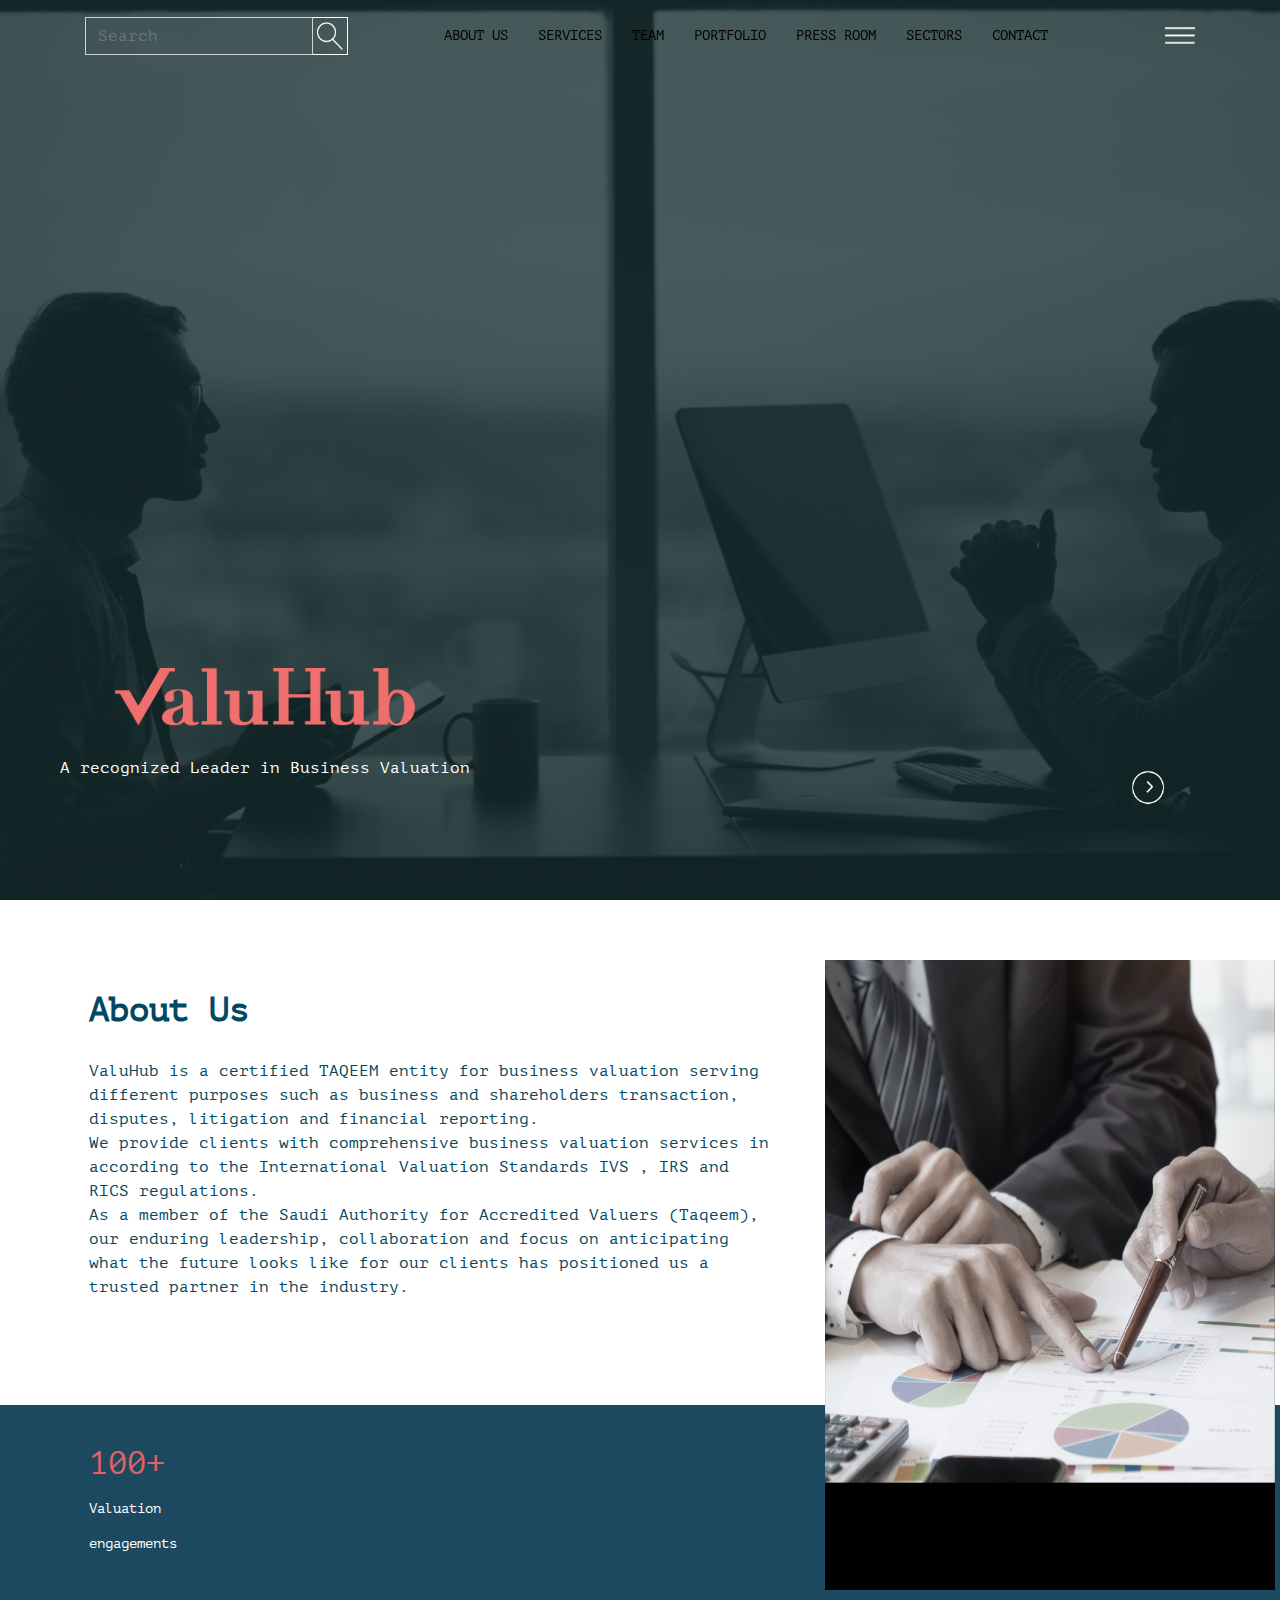
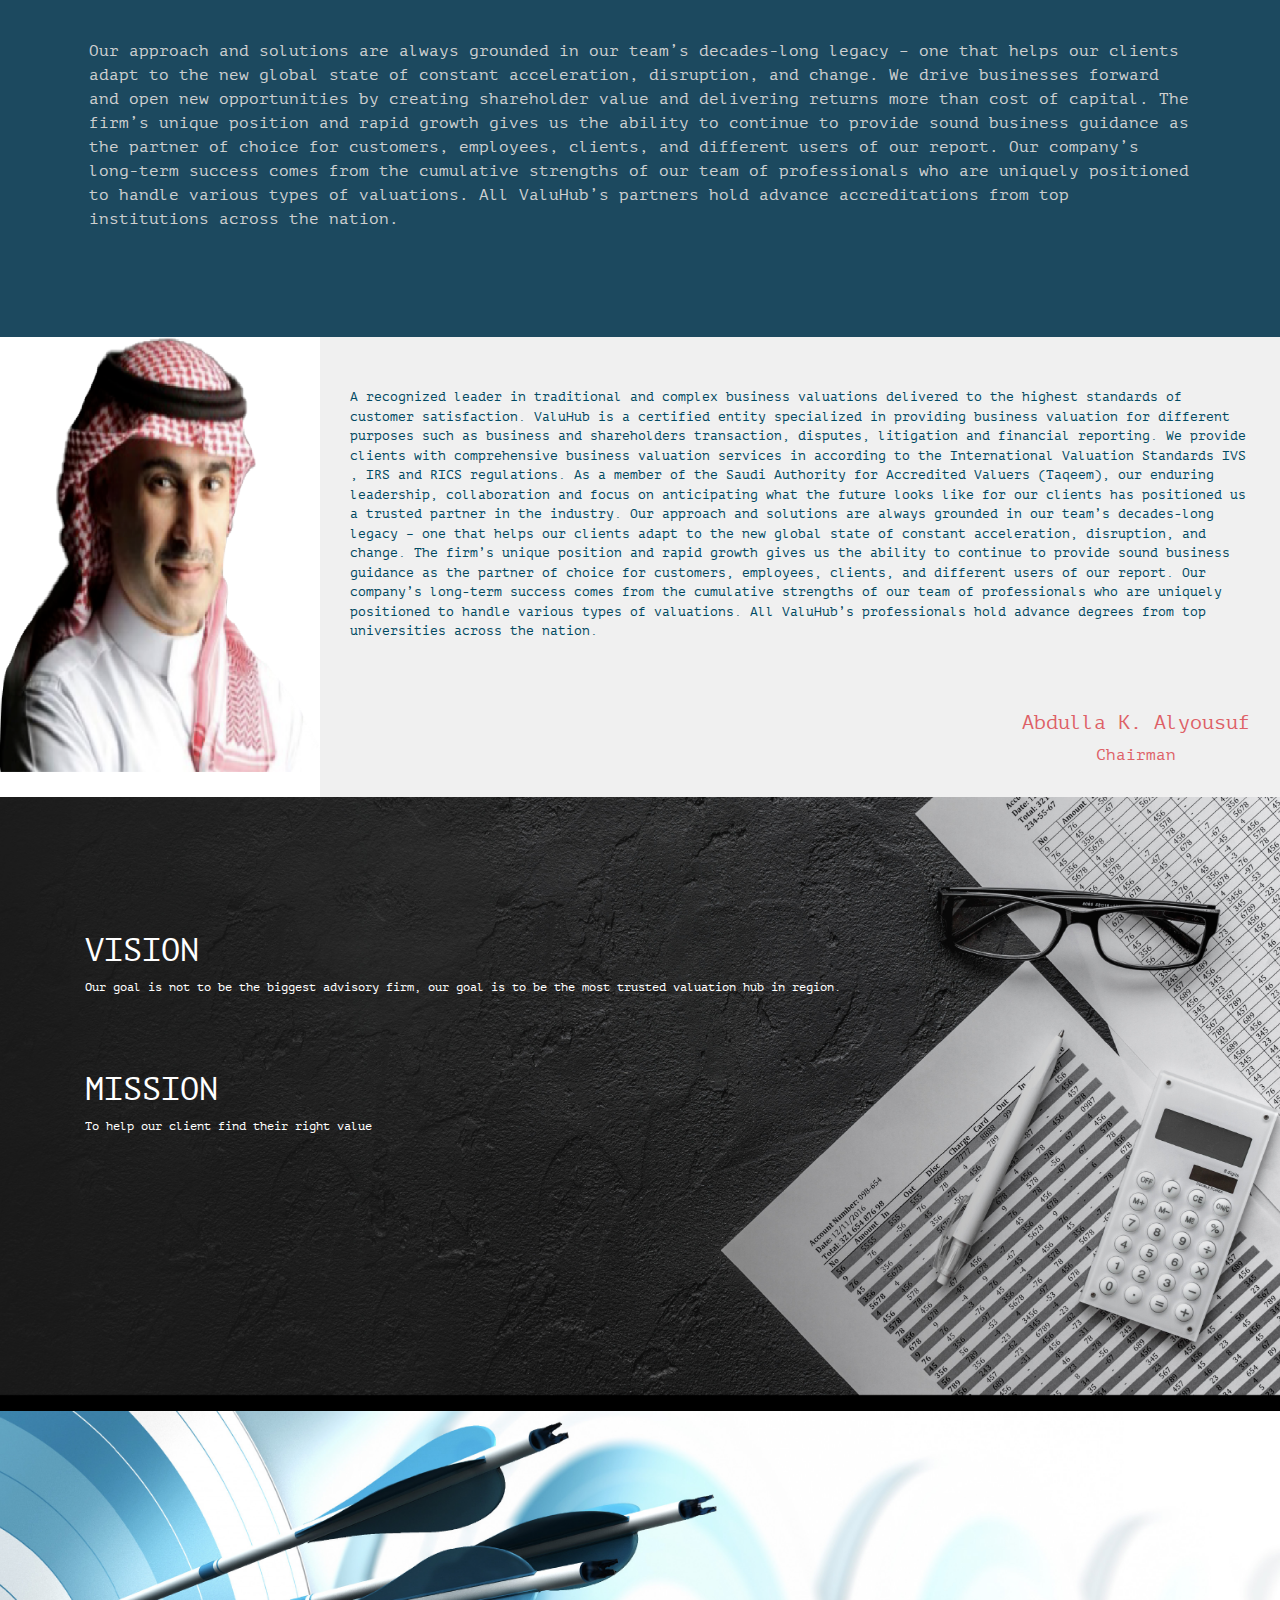
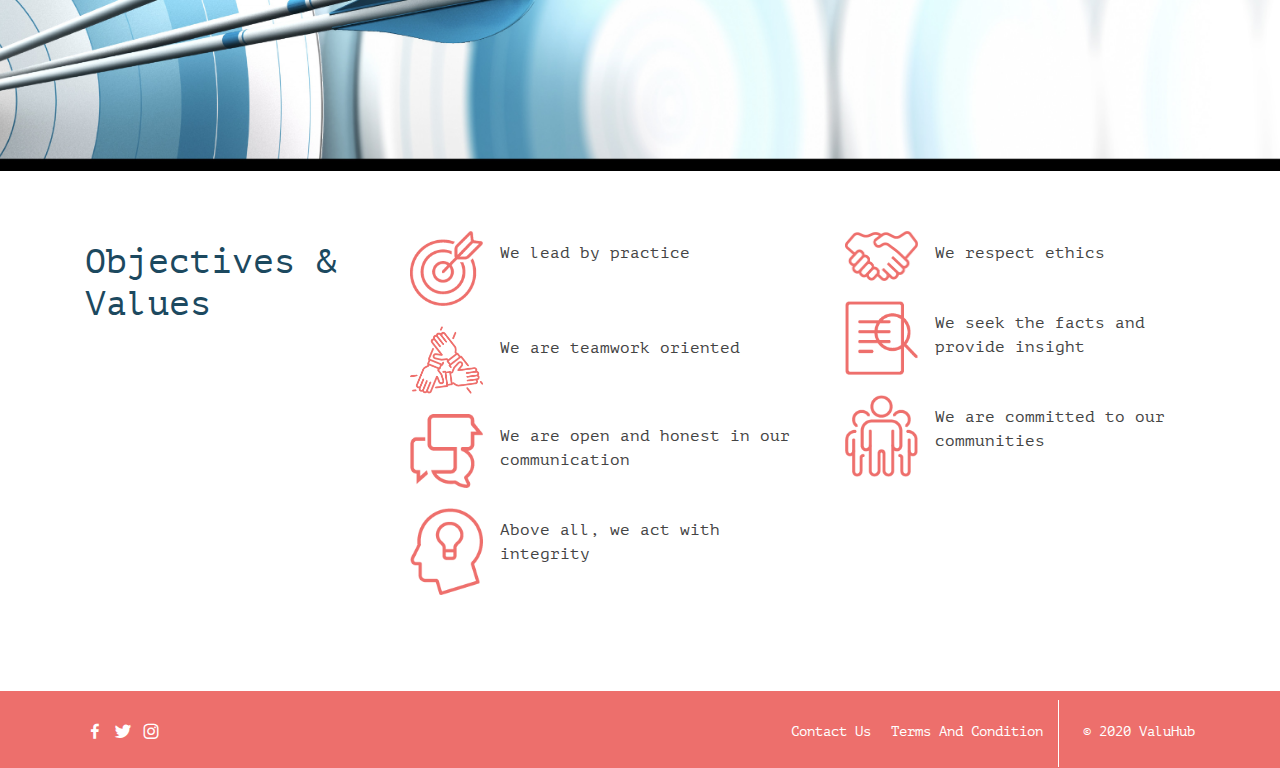
<file: index.html>
<!DOCTYPE html>
<html lang="en">

<head>
  <meta charset="utf-8">
  <meta content="width=device-width, initial-scale=1.0" name="viewport">

  <title>Valuhub</title>
  <meta content="" name="descriptison">
  <meta content="" name="keywords">

  <!-- Favicons -->
  <link href="assets/img/favicon.png" rel="icon">
  <link href="assets/img/apple-touch-icon.png" rel="apple-touch-icon">

  <!-- Google Fonts -->
  <link href="https://fonts.googleapis.com/css?family=Open+Sans:300,300i,400,400i,600,600i,700,700i|Roboto:300,300i,400,400i,500,500i,600,600i,700,700i|Poppins:300,300i,400,400i,500,500i,600,600i,700,700i" rel="stylesheet">

  <!-- Vendor CSS Files -->
  <link href="assets/vendor/bootstrap/css/bootstrap.min.css" rel="stylesheet">
  <link href="assets/vendor/icofont/icofont.min.css" rel="stylesheet">
  <link href="assets/vendor/boxicons/css/boxicons.min.css" rel="stylesheet">
  <link href="assets/vendor/animate.css/animate.min.css" rel="stylesheet">
  <link href="assets/vendor/venobox/venobox.css" rel="stylesheet">
  <link href="assets/vendor/owl.carousel/assets/owl.carousel.min.css" rel="stylesheet">

  <!-- Template Main CSS File -->
  <link href="assets/css/style.css" rel="stylesheet">

  <!-- =======================================================
  * Template Name: Groovin - v2.1.0
  * Template URL: https://bootstrapmade.com/groovin-free-bootstrap-theme/
  * Author: BootstrapMade.com
  * License: https://bootstrapmade.com/license/
  ======================================================== -->
</head>

<body>

  <!-- ======= Header ======= -->
  <header id="header" class="fixed-top">
    <div class="container d-flex align-items-center">

       
         
          <div class="form-search">
            <div class="form-group has-search d-flex" style="margin-bottom: 0px!important;">
            
              <input type="text" class="form-control" placeholder="Search">
                <img src="assets/img/search-icon.png" class="img-fluid search_icon" width="50" >
            </div>
          </div>
          <!-- Uncomment below if you prefer to use an image logo -->
          <!-- <a href="index.html" class="logo mr-auto"><img src="assets/img/logo.png" alt="" class="img-fluid"></a>-->
          
          <nav class="nav-menu d-none d-lg-block ml-auto">
            <ul>
              <!-- <li class="active"><a href="index.html">Home</a></li> -->
              <li><a href="#about">About Us</a></li>
              <li><a href="#services">Services</a></li>
              <li><a href="#team">Team</a></li>
              <li><a href="#portfolio">Portfolio</a></li>
              <li><a href="#">Press Room</a></li>
              <li><a href="#">Sectors</a></li>
              <li><a href="#contact">Contact</a></li>
          
            </ul>
          </nav><!-- .nav-menu -->
          
          <div class="collapse-button  ml-auto">
            <img src="assets/img/collapse.png" class="img-fluid">
          </div>
       

    </div>
  </header><!-- End Header -->

  <!-- ======= Hero Section ======= -->
  <section id="hero">
    <div class="hero-container">
      <div id="heroCarousel" class="carousel slide carousel-fade" data-ride="carousel">

        

        <div class="carousel-inner" role="listbox">

          <!-- Slide 1 -->
          <div class="carousel-item active" >
            <div class="carousel-container">
              <div class="carousel-content">
                <h2 class="animate__animated animate__fadeInDown">
                  <img src="assets/img/logo.png" class="img-fluid" width="300px"/>
                </h2>
                <p class="animate__animated animate__fadeInUp">A recognized Leader in Business Valuation</p>
                <div>
                 
                </div>
              </div>
            </div>
          </div>

          <!-- Slide 2 -->
            <div class="carousel-item ">
              <div class="carousel-container">
                <div class="carousel-content">
                  <h2 class="animate__animated animate__fadeInDown">
                    <img src="assets/img/logo.png" class="img-fluid" width="300px" />
                  </h2>
                  <p class="animate__animated animate__fadeInUp">A recognized Leader in Business Valuation</p>
                  <div>
            
                  </div>
                </div>
              </div>
            </div>

          <!-- Slide 3 -->
            <div class="carousel-item ">
              <div class="carousel-container">
                <div class="carousel-content">
                  <h2 class="animate__animated animate__fadeInDown">
                    <img src="assets/img/logo.png" class="img-fluid" width="300px" />
                  </h2>
                  <p class="animate__animated animate__fadeInUp">A recognized Leader in Business Valuation</p>
                  <div>
            
                  </div>
                </div>
              </div>
            </div>

        </div>

        <a class="carousel-control-prev" href="#heroCarousel" role="button" data-slide="prev">
          <span class="carousel-control-prev-icon icofont-simple-left" aria-hidden="true"></span>
          <span class="sr-only">Previous</span>
        </a>

        <a class="carousel-control-next" href="#heroCarousel" role="button" data-slide="next">
          <img src="assets/img/arrow-right.png" class="img-fluid">
        </a>

      </div>
    </div>
  </section><!-- End Hero -->

  <main id="main">

    <!-- ======= About Section ======= -->
    <section id="about" class="about">
      <div class="container">

        <div class="row no-gutters">
          <div class="col-xl-8 pl-0 pr-lg-5 pl-lg-1 d-flex align-items-stretch">
            <div class="content d-flex flex-column justify-content-center">
              <h3>About Us</h3>
              <p>
              ValuHub is a certified TAQEEM entity for business valuation serving different purposes such as business and shareholders
              transaction, disputes, litigation and financial reporting.<br/>
              
              We provide clients with comprehensive business valuation services in according to the International Valuation Standards
              IVS , IRS and RICS regulations.<br/>
              
              As a member of the Saudi Authority for Accredited Valuers (Taqeem), our enduring leadership, collaboration and focus on
              anticipating what the future looks like for our clients has positioned us a trusted partner in the industry.

              </p>
             
            </div><!-- End .content-->
          </div>
          <div class="image col-xl-4 d-flex align-items-stretch justify-content-center justify-content-lg-start">
                <img src="assets/img/about_us.jpg" class="">
                </div>
        </div>

      </div>
    </section><!-- End About Section -->

 
    <!-- ===== Services Section ====== -->
    <section id="engagements" class="about">
      <div class="container">
    
        <div class="row no-gutters">
          <div class="col-xl-12 pl-0 pr-lg-1 pl-lg-1 d-flex align-items-stretch">
            <div class="content d-flex flex-column justify-content-center">
              <h2 class="number-count">100+</h2>
              <h5>Valuation<br/>
              engagements</h5>
              <p>
                Our approach and solutions are always grounded in our team’s decades-long legacy – one that helps our clients adapt to
                the new global state of constant acceleration, disruption, and change.
                We drive businesses forward and open new opportunities by creating shareholder value and delivering returns more than
                cost of capital.
                The firm’s unique position and rapid growth gives us the ability to continue to provide sound business guidance as the
                partner of choice for customers, employees, clients, and different users of our report.
                Our company’s long-term success comes from the cumulative strengths of our team of professionals who are uniquely
                positioned to handle various types of valuations. All ValuHub’s partners hold advance accreditations from top
                institutions across the nation.
              </p>
    
            </div><!-- End .content-->
          </div>
          <!-- <div class="image col-xl-4 d-flex align-items-stretch justify-content-center justify-content-lg-start"></div> -->
    
        </div>
    
      </div>
    </section>
    <!-- ======= End Services Section =======-->
      <!-- ======= Head Statment ==========  -->
      <section id="HeadQuote" class="Our-Cto about">
        <div class="container-fluid">
      
          <div class="row no-gutters">
            <div class="image col-xl-3 d-flex align-items-stretch justify-content-center">
              <img src="assets/img/abdallh3.png" class="img-fluid">
            </div>
            <div class="col-xl-9 pl-0  d-flex align-items-stretch">
              <div class="content d-flex flex-column justify-content-center">
      
                <p>
                  A recognized leader in traditional and complex business valuations delivered to the highest standards of
                  customer
                  satisfaction.
                  ValuHub is a certified entity specialized in providing business valuation for different purposes such as
                  business and
                  shareholders transaction, disputes, litigation and financial reporting. We provide clients with
                  comprehensive business
                  valuation services in according to the International Valuation Standards IVS , IRS and RICS regulations.
                  As a member of the Saudi Authority for Accredited Valuers (Taqeem), our enduring leadership, collaboration
                  and focus on
                  anticipating what the future looks like for our clients has positioned us a trusted partner in the industry.
                  Our approach and solutions are always grounded in our team’s decades-long legacy – one that helps our
                  clients adapt to
                  the new global state of constant acceleration, disruption, and change.
                  The firm’s unique position and rapid growth gives us the ability to continue to provide sound business
                  guidance as the
                  partner of choice for customers, employees, clients, and different users of our report.
                  Our company’s long-term success comes from the cumulative strengths of our team of professionals who are
                  uniquely
                  positioned to handle various types of valuations. All ValuHub’s professionals hold advance degrees from top
                  universities
                  across the nation.
                </p>
                <div class="signBy ml-auto">
                  <h5>Abdulla K. Alyousuf</h5>
                  <span class="job d-flex justify-content-center" >Chairman</span>
                </div>
              </div><!-- End .content-->
            </div>
      
          </div>
      
        </div>
      </section>
      <!-- =======  End Head Statment ======= -->
    <!--=======  start Mission Box ===== -->
    <section id="mission" class="mission">
        <div class="container">
             <div class="mission-box">
                <div class="mission text">
                  <h2> VISION</h4>
                  <p class="">Our goal is not to be the biggest advisory firm, our goal is to be the most trusted valuation hub in
                    region.</p>
                </div>
                <div class="mission text">
                  <h2>MISSION</h4>
                  <p class="">To help our client find their right value</p>
                </div>
             </div>
        </div>
    </section>
    <!-- ======   End Mission Box           =======-->
    <!-- =====start background-section ======-->
    <section id="background" class="background-section">

    </section>
    <!-- =====end background-section ======-->
    <section id="objective" class="objective">
      <div class="container">
         <div class="row">
                    <div class="col-md-3 col-xs-12">
                      <h3>Objectives &<br/> Values</h3>
                    </div>
                    <div class="col-md-9 col-xs-12 objective-icons">
                        <ul>
                            <li><img class="img-fluid img50" src="assets/img/icons/parctise.png"><p>We lead by practice</p></li>
                            <li><img class="img-fluid img50" src="assets/img/icons/teamwork.png"><p>We are teamwork oriented</p></li>
                            <li><img class="img-fluid img50" src="assets/img/icons/communication.png"><p>We are open and honest in our communication</p></li>
                            <li><img class="img-fluid img50" src="assets/img/icons/integrity.png"><p>Above all, we act with integrity</p></li>                           
                          </ul>
                          <ul>
                            <li><img class="img-fluid img50" src="assets/img/icons/ethics.png"><p>We respect ethics</p></li>
                            <li><img class="img-fluid img50" src="assets/img/icons/insight.png"><p>We seek the facts and provide insight</p></li>
                            <li><img class="img-fluid img50" src="assets/img/icons/communities.png"><p>We are committed to our communities</p></li>
                          </ul>
                    </div>
         </div>
      </div>
    </section>
    <!-- ======= Counts Section ======= -->
    
    <!-- <section id="counts" class="counts">
      <div class="container">

        <div class="row no-gutters">

          <div class="col-lg-3 col-md-6 d-md-flex align-items-md-stretch">
            <div class="count-box">
              <i class="icofont-simple-smile"></i>
              <span data-toggle="counter-up">232</span>
              <p><strong>Happy Clients</strong> consequuntur quae</p>
            </div>
          </div>

          <div class="col-lg-3 col-md-6 d-md-flex align-items-md-stretch">
            <div class="count-box">
              <i class="icofont-document-folder"></i>
              <span data-toggle="counter-up">521</span>
              <p><strong>Projects</strong> adipisci atque cum quia aut</p>
            </div>
          </div>

          <div class="col-lg-3 col-md-6 d-md-flex align-items-md-stretch">
            <div class="count-box">
              <i class="icofont-live-support"></i>
              <span data-toggle="counter-up">1,463</span>
              <p><strong>Hours Of Support</strong> aut commodi quaerat</p>
            </div>
          </div>

          <div class="col-lg-3 col-md-6 d-md-flex align-items-md-stretch">
            <div class="count-box">
              <i class="icofont-users-alt-5"></i>
              <span data-toggle="counter-up">15</span>
              <p><strong>Hard Workers</strong> rerum asperiores dolor</p>
            </div>
          </div>

        </div>

      </div>
    </section> -->
    <!-- End Counts Section -->

    <!-- ======= Clients Section ======= -->
    <!-- <section id="clients" class="clients section-bg">
      <div class="container">

        <div class="row">

          <div class="col-lg-2 col-md-4 col-6 d-flex align-items-center justify-content-center">
            <img src="assets/img/clients/client-1.png" class="img-fluid" alt="">
          </div>

          <div class="col-lg-2 col-md-4 col-6 d-flex align-items-center justify-content-center">
            <img src="assets/img/clients/client-2.png" class="img-fluid" alt="">
          </div>

          <div class="col-lg-2 col-md-4 col-6 d-flex align-items-center justify-content-center">
            <img src="assets/img/clients/client-3.png" class="img-fluid" alt="">
          </div>

          <div class="col-lg-2 col-md-4 col-6 d-flex align-items-center justify-content-center">
            <img src="assets/img/clients/client-4.png" class="img-fluid" alt="">
          </div>

          <div class="col-lg-2 col-md-4 col-6 d-flex align-items-center justify-content-center">
            <img src="assets/img/clients/client-5.png" class="img-fluid" alt="">
          </div>

          <div class="col-lg-2 col-md-4 col-6 d-flex align-items-center justify-content-center">
            <img src="assets/img/clients/client-6.png" class="img-fluid" alt="">
          </div>

        </div>

      </div>
    </section> -->
    <!-- End Clients Section -->

    <!-- ======= Services Section ======= -->
    <!-- <section id="services" class="services">
      <div class="container">

        <div class="section-title">
          <h2>Services</h2>
          <p>Magnam dolores commodi suscipit. Necessitatibus eius consequatur ex aliquid fuga eum quidem. Sit sint consectetur velit. Quisquam quos quisquam cupiditate. Et nemo qui impedit suscipit alias ea. Quia fugiat sit in iste officiis commodi quidem hic quas.</p>
        </div>

        <div class="row">
          <div class="col-lg-4 col-md-6 icon-box">
            <div class="icon"><i class="icofont-computer"></i></div>
            <h4 class="title"><a href="">Lorem Ipsum</a></h4>
            <p class="description">Voluptatum deleniti atque corrupti quos dolores et quas molestias excepturi sint occaecati cupiditate non provident</p>
          </div>
          <div class="col-lg-4 col-md-6 icon-box">
            <div class="icon"><i class="icofont-chart-bar-graph"></i></div>
            <h4 class="title"><a href="">Dolor Sitema</a></h4>
            <p class="description">Minim veniam, quis nostrud exercitation ullamco laboris nisi ut aliquip ex ea commodo consequat tarad limino ata</p>
          </div>
          <div class="col-lg-4 col-md-6 icon-box">
            <div class="icon"><i class="icofont-earth"></i></div>
            <h4 class="title"><a href="">Sed ut perspiciatis</a></h4>
            <p class="description">Duis aute irure dolor in reprehenderit in voluptate velit esse cillum dolore eu fugiat nulla pariatur</p>
          </div>
          <div class="col-lg-4 col-md-6 icon-box">
            <div class="icon"><i class="icofont-image"></i></div>
            <h4 class="title"><a href="">Magni Dolores</a></h4>
            <p class="description">Excepteur sint occaecat cupidatat non proident, sunt in culpa qui officia deserunt mollit anim id est laborum</p>
          </div>
          <div class="col-lg-4 col-md-6 icon-box">
            <div class="icon"><i class="icofont-settings"></i></div>
            <h4 class="title"><a href="">Nemo Enim</a></h4>
            <p class="description">At vero eos et accusamus et iusto odio dignissimos ducimus qui blanditiis praesentium voluptatum deleniti atque</p>
          </div>
          <div class="col-lg-4 col-md-6 icon-box">
            <div class="icon"><i class="icofont-tasks-alt"></i></div>
            <h4 class="title"><a href="">Eiusmod Tempor</a></h4>
            <p class="description">Et harum quidem rerum facilis est et expedita distinctio. Nam libero tempore, cum soluta nobis est eligendi</p>
          </div>
        </div>

      </div>
    </section> -->
    <!-- End Services Section -->

    <!-- ======= Why Us Section ======= -->
    <!-- <section id="why-us" class="why-us">
      <div class="container">

        <div class="section-title">
          <h2>Why Us</h2>
          <p>Magnam dolores commodi suscipit. Necessitatibus eius consequatur ex aliquid fuga eum quidem. Sit sint consectetur velit. Quisquam quos quisquam cupiditate. Et nemo qui impedit suscipit alias ea. Quia fugiat sit in iste officiis commodi quidem hic quas.</p>
        </div>

        <div class="row">

          <div class="col-lg-4">
            <div class="box">
              <span>01</span>
              <h4>Lorem Ipsum</h4>
              <p>Ulamco laboris nisi ut aliquip ex ea commodo consequat. Et consectetur ducimus vero placeat</p>
            </div>
          </div>

          <div class="col-lg-4 mt-4 mt-lg-0">
            <div class="box">
              <span>02</span>
              <h4>Repellat Nihil</h4>
              <p>Dolorem est fugiat occaecati voluptate velit esse. Dicta veritatis dolor quod et vel dire leno para dest</p>
            </div>
          </div>

          <div class="col-lg-4 mt-4 mt-lg-0">
            <div class="box">
              <span>03</span>
              <h4> Ad ad velit qui</h4>
              <p>Molestiae officiis omnis illo asperiores. Aut doloribus vitae sunt debitis quo vel nam quis</p>
            </div>
          </div>

        </div>

      </div>
    </section> -->
    <!-- End Why Us Section -->

    <!-- ======= Portfolio Section ======= -->
    <!-- <section id="portfolio" class="portfolio">
      <div class="container">

        <div class="section-title">
          <h2>Portfolio</h2>
          <p>Magnam dolores commodi suscipit. Necessitatibus eius consequatur ex aliquid fuga eum quidem. Sit sint consectetur velit. Quisquam quos quisquam cupiditate. Et nemo qui impedit suscipit alias ea. Quia fugiat sit in iste officiis commodi quidem hic quas.</p>
        </div>

        <div class="row">
          <div class="col-lg-12 d-flex justify-content-center">
            <ul id="portfolio-flters">
              <li data-filter="*" class="filter-active">All</li>
              <li data-filter=".filter-app">App</li>
              <li data-filter=".filter-card">Card</li>
              <li data-filter=".filter-web">Web</li>
            </ul>
          </div>
        </div>

        <div class="row portfolio-container">

          <div class="col-lg-4 col-md-6 portfolio-item filter-app">
            <div class="portfolio-wrap">
              <img src="assets/img/portfolio/portfolio-1.jpg" class="img-fluid" alt="">
              <div class="portfolio-info">
                <h4>App 1</h4>
                <p>App</p>
                <div class="portfolio-links">
                  <a href="assets/img/portfolio/portfolio-1.jpg" data-gall="portfolioGallery" class="venobox" title="App 1"><i class="bx bx-plus"></i></a>
                  <a href="portfolio-details.html" title="More Details"><i class="bx bx-link"></i></a>
                </div>
              </div>
            </div>
          </div>

          <div class="col-lg-4 col-md-6 portfolio-item filter-web">
            <div class="portfolio-wrap">
              <img src="assets/img/portfolio/portfolio-2.jpg" class="img-fluid" alt="">
              <div class="portfolio-info">
                <h4>Web 3</h4>
                <p>Web</p>
                <div class="portfolio-links">
                  <a href="assets/img/portfolio/portfolio-2.jpg" data-gall="portfolioGallery" class="venobox" title="Web 3"><i class="bx bx-plus"></i></a>
                  <a href="portfolio-details.html" title="More Details"><i class="bx bx-link"></i></a>
                </div>
              </div>
            </div>
          </div>

          <div class="col-lg-4 col-md-6 portfolio-item filter-app">
            <div class="portfolio-wrap">
              <img src="assets/img/portfolio/portfolio-3.jpg" class="img-fluid" alt="">
              <div class="portfolio-info">
                <h4>App 2</h4>
                <p>App</p>
                <div class="portfolio-links">
                  <a href="assets/img/portfolio/portfolio-3.jpg" data-gall="portfolioGallery" class="venobox" title="App 2"><i class="bx bx-plus"></i></a>
                  <a href="portfolio-details.html" title="More Details"><i class="bx bx-link"></i></a>
                </div>
              </div>
            </div>
          </div>

          <div class="col-lg-4 col-md-6 portfolio-item filter-card">
            <div class="portfolio-wrap">
              <img src="assets/img/portfolio/portfolio-4.jpg" class="img-fluid" alt="">
              <div class="portfolio-info">
                <h4>Card 2</h4>
                <p>Card</p>
                <div class="portfolio-links">
                  <a href="assets/img/portfolio/portfolio-4.jpg" data-gall="portfolioGallery" class="venobox" title="Card 2"><i class="bx bx-plus"></i></a>
                  <a href="portfolio-details.html" title="More Details"><i class="bx bx-link"></i></a>
                </div>
              </div>
            </div>
          </div>

          <div class="col-lg-4 col-md-6 portfolio-item filter-web">
            <div class="portfolio-wrap">
              <img src="assets/img/portfolio/portfolio-5.jpg" class="img-fluid" alt="">
              <div class="portfolio-info">
                <h4>Web 2</h4>
                <p>Web</p>
                <div class="portfolio-links">
                  <a href="assets/img/portfolio/portfolio-5.jpg" data-gall="portfolioGallery" class="venobox" title="Web 2"><i class="bx bx-plus"></i></a>
                  <a href="portfolio-details.html" title="More Details"><i class="bx bx-link"></i></a>
                </div>
              </div>
            </div>
          </div>

          <div class="col-lg-4 col-md-6 portfolio-item filter-app">
            <div class="portfolio-wrap">
              <img src="assets/img/portfolio/portfolio-6.jpg" class="img-fluid" alt="">
              <div class="portfolio-info">
                <h4>App 3</h4>
                <p>App</p>
                <div class="portfolio-links">
                  <a href="assets/img/portfolio/portfolio-6.jpg" data-gall="portfolioGallery" class="venobox" title="App 3"><i class="bx bx-plus"></i></a>
                  <a href="portfolio-details.html" title="More Details"><i class="bx bx-link"></i></a>
                </div>
              </div>
            </div>
          </div>

          <div class="col-lg-4 col-md-6 portfolio-item filter-card">
            <div class="portfolio-wrap">
              <img src="assets/img/portfolio/portfolio-7.jpg" class="img-fluid" alt="">
              <div class="portfolio-info">
                <h4>Card 1</h4>
                <p>Card</p>
                <div class="portfolio-links">
                  <a href="assets/img/portfolio/portfolio-7.jpg" data-gall="portfolioGallery" class="venobox" title="Card 1"><i class="bx bx-plus"></i></a>
                  <a href="portfolio-details.html" title="More Details"><i class="bx bx-link"></i></a>
                </div>
              </div>
            </div>
          </div>

          <div class="col-lg-4 col-md-6 portfolio-item filter-card">
            <div class="portfolio-wrap">
              <img src="assets/img/portfolio/portfolio-8.jpg" class="img-fluid" alt="">
              <div class="portfolio-info">
                <h4>Card 3</h4>
                <p>Card</p>
                <div class="portfolio-links">
                  <a href="assets/img/portfolio/portfolio-8.jpg" data-gall="portfolioGallery" class="venobox" title="Card 3"><i class="bx bx-plus"></i></a>
                  <a href="portfolio-details.html" title="More Details"><i class="bx bx-link"></i></a>
                </div>
              </div>
            </div>
          </div>

          <div class="col-lg-4 col-md-6 portfolio-item filter-web">
            <div class="portfolio-wrap">
              <img src="assets/img/portfolio/portfolio-9.jpg" class="img-fluid" alt="">
              <div class="portfolio-info">
                <h4>Web 3</h4>
                <p>Web</p>
                <div class="portfolio-links">
                  <a href="assets/img/portfolio/portfolio-9.jpg" data-gall="portfolioGallery" class="venobox" title="Web 3"><i class="bx bx-plus"></i></a>
                  <a href="portfolio-details.html" title="More Details"><i class="bx bx-link"></i></a>
                </div>
              </div>
            </div>
          </div>

        </div>

      </div>
    </section> -->
    <!-- End Portfolio Section -->

    <!-- ======= Team Section ======= -->
    <!-- <section id="team" class="team">
      <div class="container">

        <div class="section-title">
          <h2>Team</h2>
          <p>Magnam dolores commodi suscipit. Necessitatibus eius consequatur ex aliquid fuga eum quidem. Sit sint consectetur velit. Quisquam quos quisquam cupiditate. Et nemo qui impedit suscipit alias ea. Quia fugiat sit in iste officiis commodi quidem hic quas.</p>
        </div>

        <div class="row">

          <div class="col-xl-3 col-lg-4 col-md-6">
            <div class="member">
              <img src="assets/img/team/team-1.jpg" class="img-fluid" alt="">
              <div class="member-info">
                <div class="member-info-content">
                  <h4>Walter White</h4>
                  <span>Chief Executive Officer</span>
                  <div class="social">
                    <a href=""><i class="icofont-twitter"></i></a>
                    <a href=""><i class="icofont-facebook"></i></a>
                    <a href=""><i class="icofont-instagram"></i></a>
                    <a href=""><i class="icofont-linkedin"></i></a>
                  </div>
                </div>
              </div>
            </div>
          </div>

          <div class="col-xl-3 col-lg-4 col-md-6" data-wow-delay="0.1s">
            <div class="member">
              <img src="assets/img/team/team-2.jpg" class="img-fluid" alt="">
              <div class="member-info">
                <div class="member-info-content">
                  <h4>Sarah Jhonson</h4>
                  <span>Product Manager</span>
                  <div class="social">
                    <a href=""><i class="icofont-twitter"></i></a>
                    <a href=""><i class="icofont-facebook"></i></a>
                    <a href=""><i class="icofont-instagram"></i></a>
                    <a href=""><i class="icofont-linkedin"></i></a>
                  </div>
                </div>
              </div>
            </div>
          </div>

          <div class="col-xl-3 col-lg-4 col-md-6" data-wow-delay="0.2s">
            <div class="member">
              <img src="assets/img/team/team-3.jpg" class="img-fluid" alt="">
              <div class="member-info">
                <div class="member-info-content">
                  <h4>William Anderson</h4>
                  <span>CTO</span>
                  <div class="social">
                    <a href=""><i class="icofont-twitter"></i></a>
                    <a href=""><i class="icofont-facebook"></i></a>
                    <a href=""><i class="icofont-instagram"></i></a>
                    <a href=""><i class="icofont-linkedin"></i></a>
                  </div>
                </div>
              </div>
            </div>
          </div>

          <div class="col-xl-3 col-lg-4 col-md-6" data-wow-delay="0.3s">
            <div class="member">
              <img src="assets/img/team/team-4.jpg" class="img-fluid" alt="">
              <div class="member-info">
                <div class="member-info-content">
                  <h4>Amanda Jepson</h4>
                  <span>Accountant</span>
                  <div class="social">
                    <a href=""><i class="icofont-twitter"></i></a>
                    <a href=""><i class="icofont-facebook"></i></a>
                    <a href=""><i class="icofont-instagram"></i></a>
                    <a href=""><i class="icofont-linkedin"></i></a>
                  </div>
                </div>
              </div>
            </div>
          </div>

        </div>

      </div>
    </section> -->
    <!-- End Team Section -->

    <!-- ======= Pricing Section ======= -->
    <!-- <section id="pricing" class="pricing">
      <div class="container">

        <div class="section-title">
          <h2>Pricing</h2>
          <p>Magnam dolores commodi suscipit. Necessitatibus eius consequatur ex aliquid fuga eum quidem. Sit sint consectetur velit. Quisquam quos quisquam cupiditate. Et nemo qui impedit suscipit alias ea. Quia fugiat sit in iste officiis commodi quidem hic quas.</p>
        </div>

        <div class="row">

          <div class="col-lg-4 col-md-6">
            <div class="box">
              <h3>Free</h3>
              <h4><sup>$</sup>0<span> / month</span></h4>
              <ul>
                <li>Aida dere</li>
                <li>Nec feugiat nisl</li>
                <li>Nulla at volutpat dola</li>
                <li class="na">Pharetra massa</li>
                <li class="na">Massa ultricies mi</li>
              </ul>
              <div class="btn-wrap">
                <a href="#" class="btn-buy">Buy Now</a>
              </div>
            </div>
          </div>

          <div class="col-lg-4 col-md-6 mt-4 mt-md-0">
            <div class="box recommended">
              <h3>Business</h3>
              <h4><sup>$</sup>19<span> / month</span></h4>
              <ul>
                <li>Aida dere</li>
                <li>Nec feugiat nisl</li>
                <li>Nulla at volutpat dola</li>
                <li>Pharetra massa</li>
                <li class="na">Massa ultricies mi</li>
              </ul>
              <div class="btn-wrap">
                <a href="#" class="btn-buy">Buy Now</a>
              </div>
            </div>
          </div>

          <div class="col-lg-4 col-md-6 mt-4 mt-lg-0">
            <div class="box">
              <h3>Developer</h3>
              <h4><sup>$</sup>29<span> / month</span></h4>
              <ul>
                <li>Aida dere</li>
                <li>Nec feugiat nisl</li>
                <li>Nulla at volutpat dola</li>
                <li>Pharetra massa</li>
                <li>Massa ultricies mi</li>
              </ul>
              <div class="btn-wrap">
                <a href="#" class="btn-buy">Buy Now</a>
              </div>
            </div>
          </div>

        </div>

      </div>
    </section> -->
    <!-- End Pricing Section -->

    <!-- ======= Frequently Asked Questions Section ======= -->
    <!-- <section id="faq" class="faq section-bg">
      <div class="container">

        <div class="section-title">
          <h2>Frequently Asked Questions</h2>
          <p>Magnam dolores commodi suscipit. Necessitatibus eius consequatur ex aliquid fuga eum quidem. Sit sint consectetur velit. Quisquam quos quisquam cupiditate. Et nemo qui impedit suscipit alias ea. Quia fugiat sit in iste officiis commodi quidem hic quas.</p>
        </div>

        <div class="faq-list">
          <ul>
            <li data-aos="fade-up">
              <i class="bx bx-help-circle icon-help"></i> <a data-toggle="collapse" class="collapse" href="#faq-list-1">Non consectetur a erat nam at lectus urna duis? <i class="bx bx-chevron-down icon-show"></i><i class="bx bx-chevron-up icon-close"></i></a>
              <div id="faq-list-1" class="collapse show" data-parent=".faq-list">
                <p>
                  Feugiat pretium nibh ipsum consequat. Tempus iaculis urna id volutpat lacus laoreet non curabitur gravida. Venenatis lectus magna fringilla urna porttitor rhoncus dolor purus non.
                </p>
              </div>
            </li>

            <li data-aos="fade-up" data-aos-delay="100">
              <i class="bx bx-help-circle icon-help"></i> <a data-toggle="collapse" href="#faq-list-2" class="collapsed">Feugiat scelerisque varius morbi enim nunc? <i class="bx bx-chevron-down icon-show"></i><i class="bx bx-chevron-up icon-close"></i></a>
              <div id="faq-list-2" class="collapse" data-parent=".faq-list">
                <p>
                  Dolor sit amet consectetur adipiscing elit pellentesque habitant morbi. Id interdum velit laoreet id donec ultrices. Fringilla phasellus faucibus scelerisque eleifend donec pretium. Est pellentesque elit ullamcorper dignissim. Mauris ultrices eros in cursus turpis massa tincidunt dui.
                </p>
              </div>
            </li>

            <li data-aos="fade-up" data-aos-delay="200">
              <i class="bx bx-help-circle icon-help"></i> <a data-toggle="collapse" href="#faq-list-3" class="collapsed">Dolor sit amet consectetur adipiscing elit? <i class="bx bx-chevron-down icon-show"></i><i class="bx bx-chevron-up icon-close"></i></a>
              <div id="faq-list-3" class="collapse" data-parent=".faq-list">
                <p>
                  Eleifend mi in nulla posuere sollicitudin aliquam ultrices sagittis orci. Faucibus pulvinar elementum integer enim. Sem nulla pharetra diam sit amet nisl suscipit. Rutrum tellus pellentesque eu tincidunt. Lectus urna duis convallis convallis tellus. Urna molestie at elementum eu facilisis sed odio morbi quis
                </p>
              </div>
            </li>

            <li data-aos="fade-up" data-aos-delay="300">
              <i class="bx bx-help-circle icon-help"></i> <a data-toggle="collapse" href="#faq-list-4" class="collapsed">Tempus quam pellentesque nec nam aliquam sem et tortor consequat? <i class="bx bx-chevron-down icon-show"></i><i class="bx bx-chevron-up icon-close"></i></a>
              <div id="faq-list-4" class="collapse" data-parent=".faq-list">
                <p>
                  Molestie a iaculis at erat pellentesque adipiscing commodo. Dignissim suspendisse in est ante in. Nunc vel risus commodo viverra maecenas accumsan. Sit amet nisl suscipit adipiscing bibendum est. Purus gravida quis blandit turpis cursus in.
                </p>
              </div>
            </li>

            <li data-aos="fade-up" data-aos-delay="400">
              <i class="bx bx-help-circle icon-help"></i> <a data-toggle="collapse" href="#faq-list-5" class="collapsed">Tortor vitae purus faucibus ornare. Varius vel pharetra vel turpis nunc eget lorem dolor? <i class="bx bx-chevron-down icon-show"></i><i class="bx bx-chevron-up icon-close"></i></a>
              <div id="faq-list-5" class="collapse" data-parent=".faq-list">
                <p>
                  Laoreet sit amet cursus sit amet dictum sit amet justo. Mauris vitae ultricies leo integer malesuada nunc vel. Tincidunt eget nullam non nisi est sit amet. Turpis nunc eget lorem dolor sed. Ut venenatis tellus in metus vulputate eu scelerisque.
                </p>
              </div>
            </li>

          </ul>
        </div>

      </div>
    </section> -->
    <!-- End Frequently Asked Questions Section -->

    <!-- ======= Contact Section ======= -->
    <!-- <section id="contact" class="contact">
      <div class="container">

        <div class="section-title">
          <h2>Contact</h2>
          <p>Magnam dolores commodi suscipit. Necessitatibus eius consequatur ex aliquid fuga eum quidem. Sit sint consectetur velit. Quisquam quos quisquam cupiditate. Et nemo qui impedit suscipit alias ea. Quia fugiat sit in iste officiis commodi quidem hic quas.</p>
        </div>

        <div class="row contact-info">

          <div class="col-md-4">
            <div class="contact-address">
              <i class="icofont-google-map"></i>
              <h3>Address</h3>
              <address>A108 Adam Street, NY 535022, USA</address>
            </div>
          </div>

          <div class="col-md-4">
            <div class="contact-phone">
              <i class="icofont-phone"></i>
              <h3>Phone Number</h3>
              <p><a href="tel:+155895548855">+1 5589 55488 55</a></p>
            </div>
          </div>

          <div class="col-md-4">
            <div class="contact-email">
              <i class="icofont-envelope"></i>
              <h3>Email</h3>
              <p><a href="mailto:info@example.com">info@example.com</a></p>
            </div>
          </div>

        </div>

        <div class="form">
          <form action="forms/contact.php" method="post" role="form" class="php-email-form">
            <div class="form-row">
              <div class="col-md-6 form-group">
                <input type="text" name="name" class="form-control" id="name" placeholder="Your Name" data-rule="minlen:4" data-msg="Please enter at least 4 chars">
                <div class="validate"></div>
              </div>
              <div class="col-md-6 form-group">
                <input type="email" class="form-control" name="email" id="email" placeholder="Your Email" data-rule="email" data-msg="Please enter a valid email">
                <div class="validate"></div>
              </div>
            </div>
            <div class="form-group">
              <input type="text" class="form-control" name="subject" id="subject" placeholder="Subject" data-rule="minlen:4" data-msg="Please enter at least 8 chars of subject" />
              <div class="validate"></div>
            </div>
            <div class="form-group">
              <textarea class="form-control" name="message" rows="5" data-rule="required" data-msg="Please write something for us" placeholder="Message"></textarea>
              <div class="validate"></div>
            </div>
            <div class="mb-3">
              <div class="loading">Loading</div>
              <div class="error-message"></div>
              <div class="sent-message">Your message has been sent. Thank you!</div>
            </div>
            <div class="text-center"><button type="submit">Send Message</button></div>
          </form>
        </div>

      </div>
    </section> -->
    <!-- End Contact Section -->

  </main><!-- End #main -->

  <!-- ======= Footer ======= -->
  <footer id="footer">
    <!-- <div class="footer-top">
      <div class="container">
        <div class="row">

          <div class="col-lg-3 col-md-6">
            <div class="footer-info">
              <h3>Groovin</h3>
              <p>
                A108 Adam Street <br>
                NY 535022, USA<br><br>
                <strong>Phone:</strong> +1 5589 55488 55<br>
                <strong>Email:</strong> info@example.com<br>
              </p>
              <div class="social-links mt-3">
                <a href="#" class="twitter"><i class="bx bxl-twitter"></i></a>
                <a href="#" class="facebook"><i class="bx bxl-facebook"></i></a>
                <a href="#" class="instagram"><i class="bx bxl-instagram"></i></a>
                <a href="#" class="google-plus"><i class="bx bxl-skype"></i></a>
                <a href="#" class="linkedin"><i class="bx bxl-linkedin"></i></a>
              </div>
            </div>
          </div>

          <div class="col-lg-2 col-md-6 footer-links">
            <h4>Useful Links</h4>
            <ul>
              <li><i class="bx bx-chevron-right"></i> <a href="#">Home</a></li>
              <li><i class="bx bx-chevron-right"></i> <a href="#">About us</a></li>
              <li><i class="bx bx-chevron-right"></i> <a href="#">Services</a></li>
              <li><i class="bx bx-chevron-right"></i> <a href="#">Terms of service</a></li>
              <li><i class="bx bx-chevron-right"></i> <a href="#">Privacy policy</a></li>
            </ul>
          </div>

          <div class="col-lg-3 col-md-6 footer-links">
            <h4>Our Services</h4>
            <ul>
              <li><i class="bx bx-chevron-right"></i> <a href="#">Web Design</a></li>
              <li><i class="bx bx-chevron-right"></i> <a href="#">Web Development</a></li>
              <li><i class="bx bx-chevron-right"></i> <a href="#">Product Management</a></li>
              <li><i class="bx bx-chevron-right"></i> <a href="#">Marketing</a></li>
              <li><i class="bx bx-chevron-right"></i> <a href="#">Graphic Design</a></li>
            </ul>
          </div>

          <div class="col-lg-4 col-md-6 footer-newsletter">
            <h4>Our Newsletter</h4>
            <p>Tamen quem nulla quae legam multos aute sint culpa legam noster magna</p>
            <form action="" method="post">
              <input type="email" name="email"><input type="submit" value="Subscribe">
            </form>

          </div>

        </div>
      </div>
    </div> -->

    <div class="container">
      <div class="copyright ">
          <div class="copyright-text float-right">© 2020 ValuHub</div>
          <div class="border-bettwen"></div>
            <div class=" footer-links">
              
              <ul>
              <li> <a href="#">Contact Us</a></li>
                <li> <a href="#">Terms And Condition</a></li>
               
              </ul>
            </div>
      </div>
    
  
    <div class="social-links mt-3">
          <a href="#" class="facebook"><i class="bx bxl-facebook"></i></a>
      <a href="#" class="twitter"><i class="bx bxl-twitter"></i></a>

      <a href="#" class="instagram"><i class="bx bxl-instagram"></i></a>
     
    </div>
    </div>
  </footer><!-- End Footer -->

  <a href="#" class="back-to-top"><i class="icofont-simple-up"></i></a>

  <!-- Vendor JS Files -->
  <script src="assets/vendor/jquery/jquery.min.js"></script>
  <script src="assets/vendor/bootstrap/js/bootstrap.bundle.min.js"></script>
  <script src="assets/vendor/jquery.easing/jquery.easing.min.js"></script>
  <script src="assets/vendor/php-email-form/validate.js"></script>
  <script src="assets/vendor/waypoints/jquery.waypoints.min.js"></script>
  <script src="assets/vendor/counterup/counterup.min.js"></script>
  <script src="assets/vendor/isotope-layout/isotope.pkgd.min.js"></script>
  <script src="assets/vendor/venobox/venobox.min.js"></script>
  <script src="assets/vendor/owl.carousel/owl.carousel.min.js"></script>

  <!-- Template Main JS File -->
  <script src="assets/js/main.js"></script>

</body>

</html>
</file>
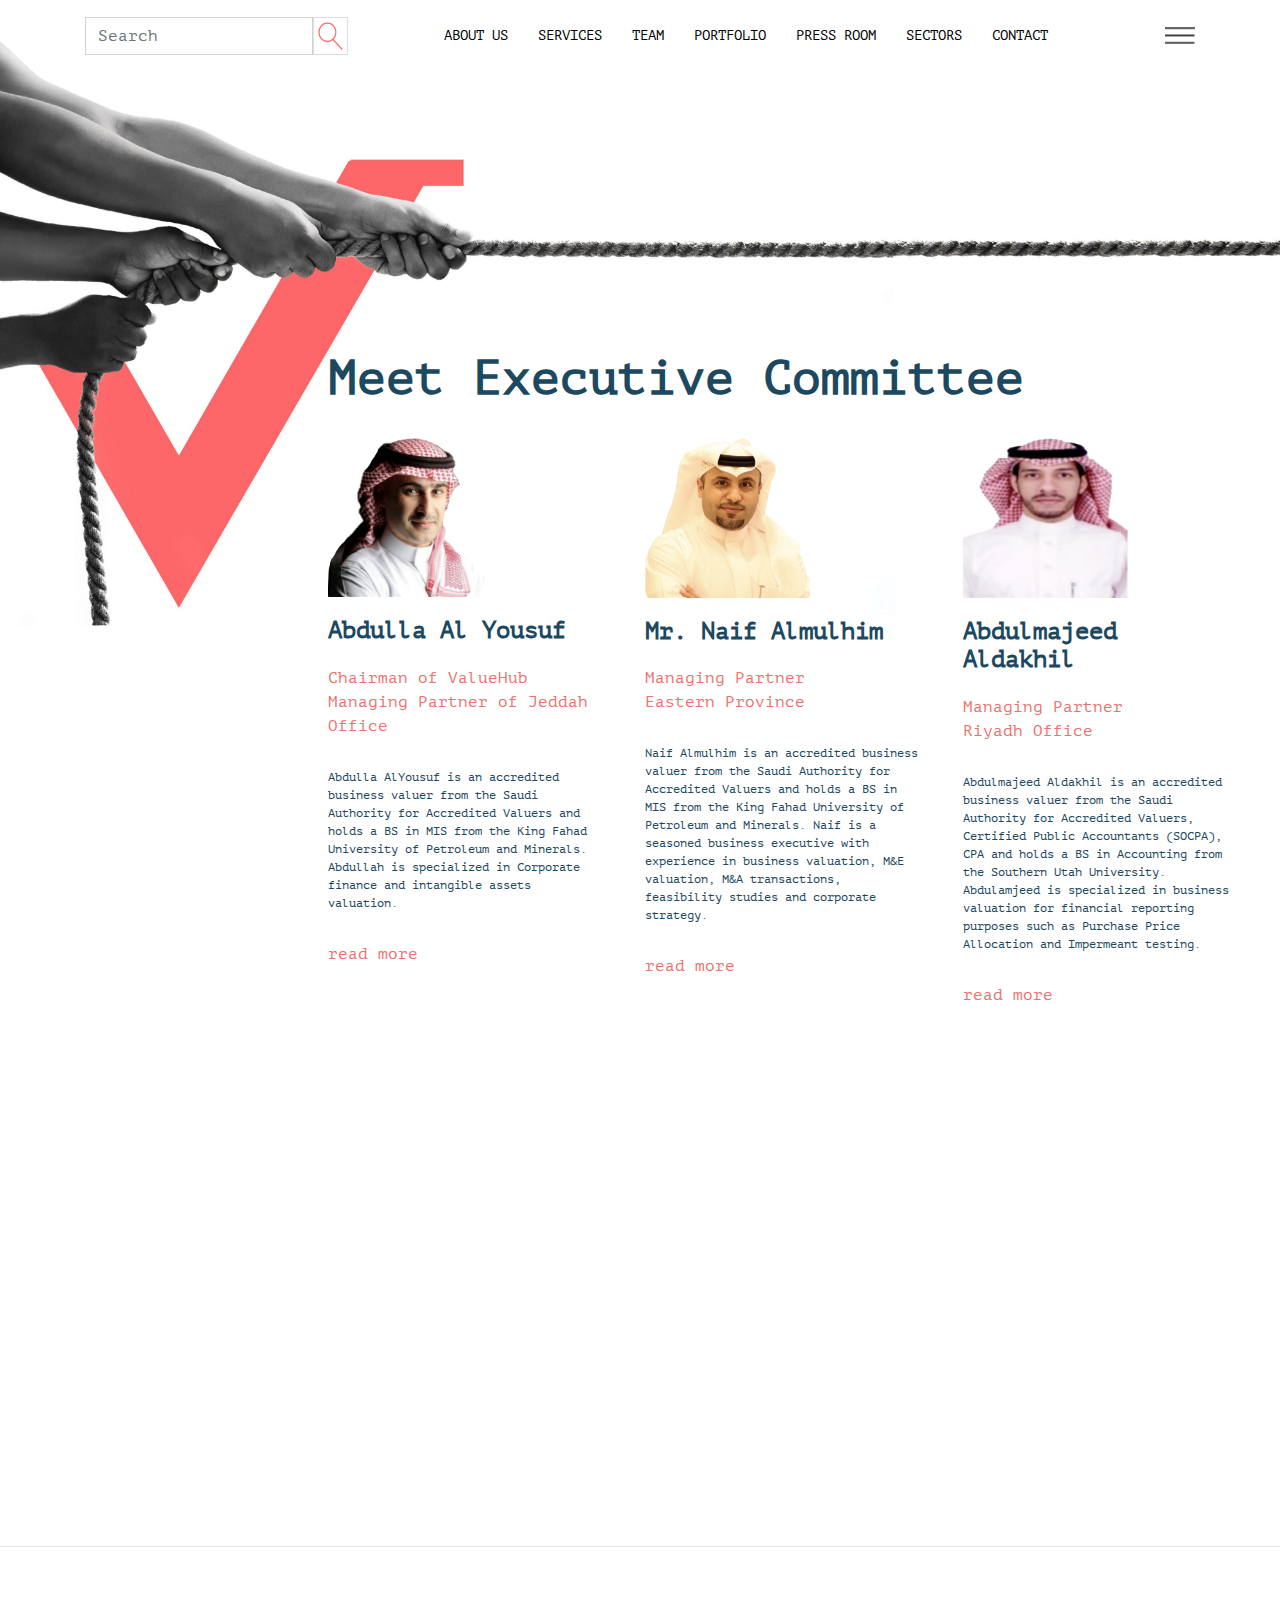
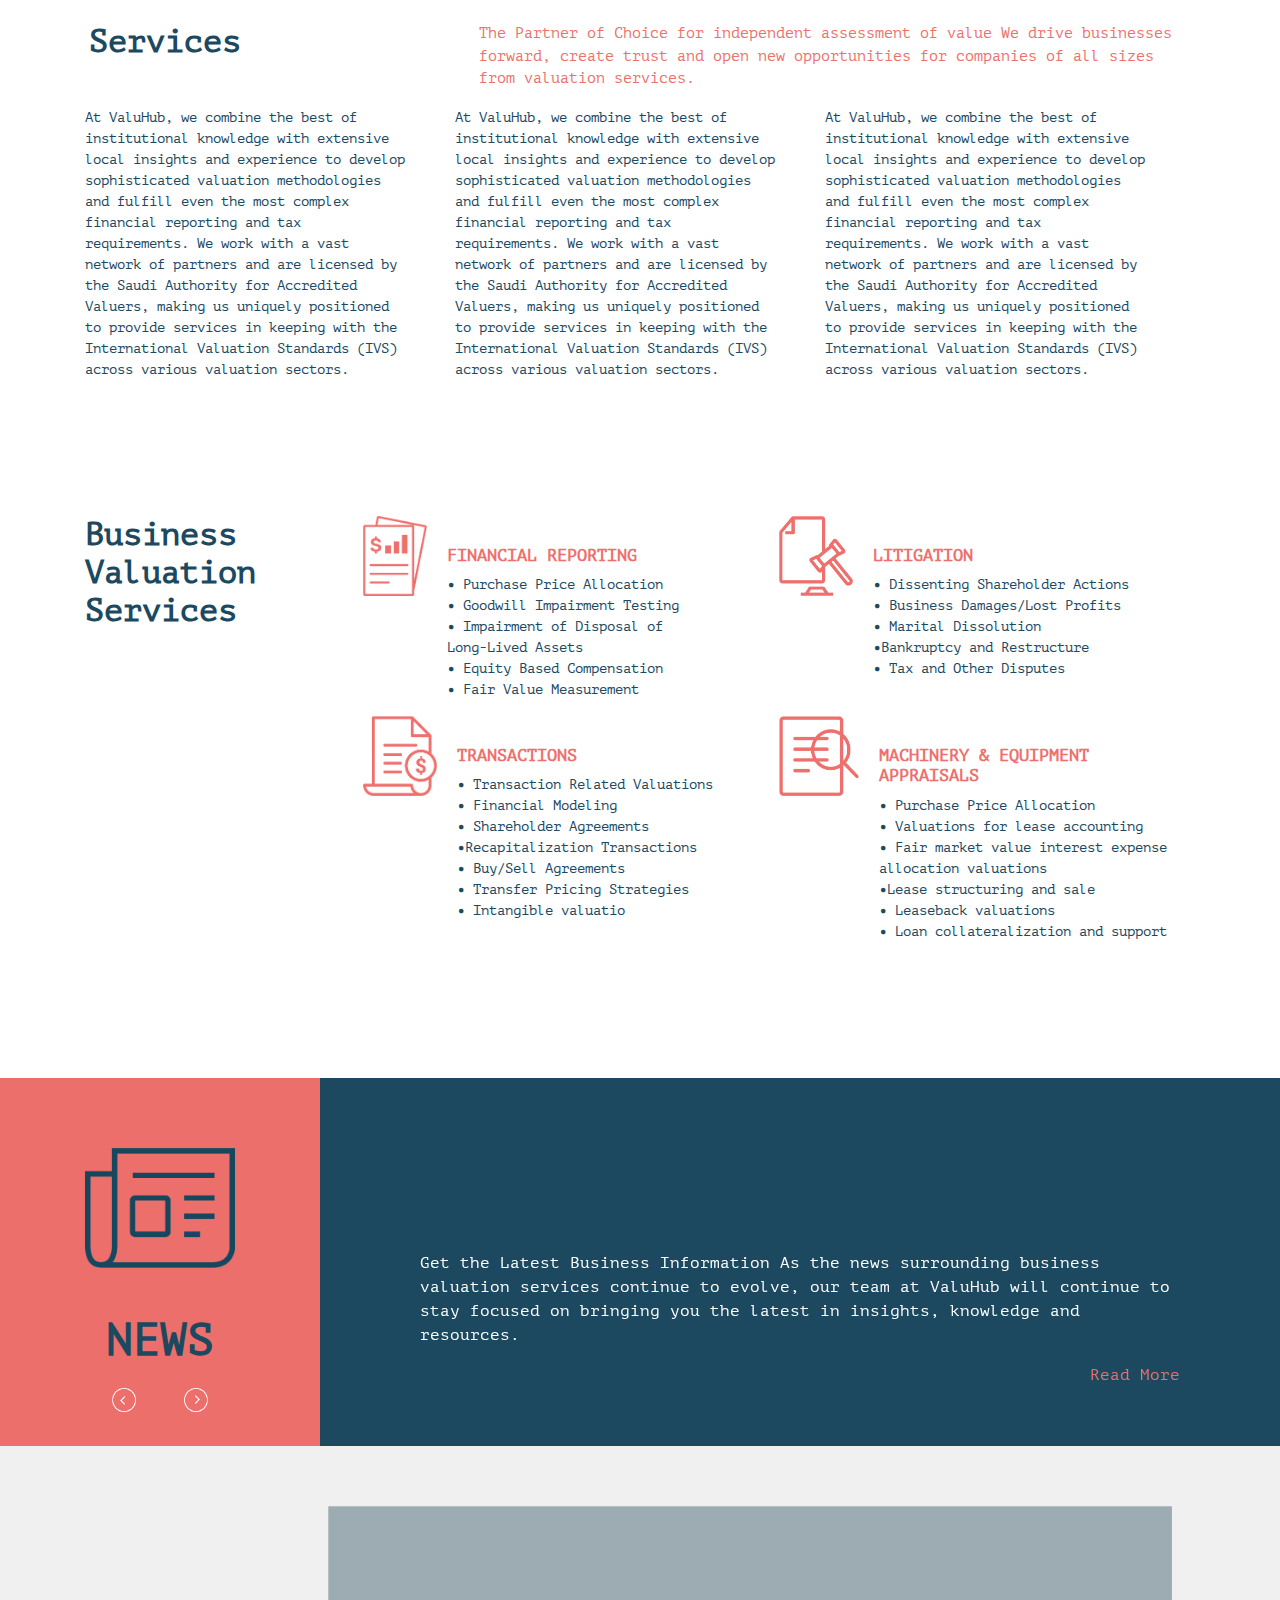
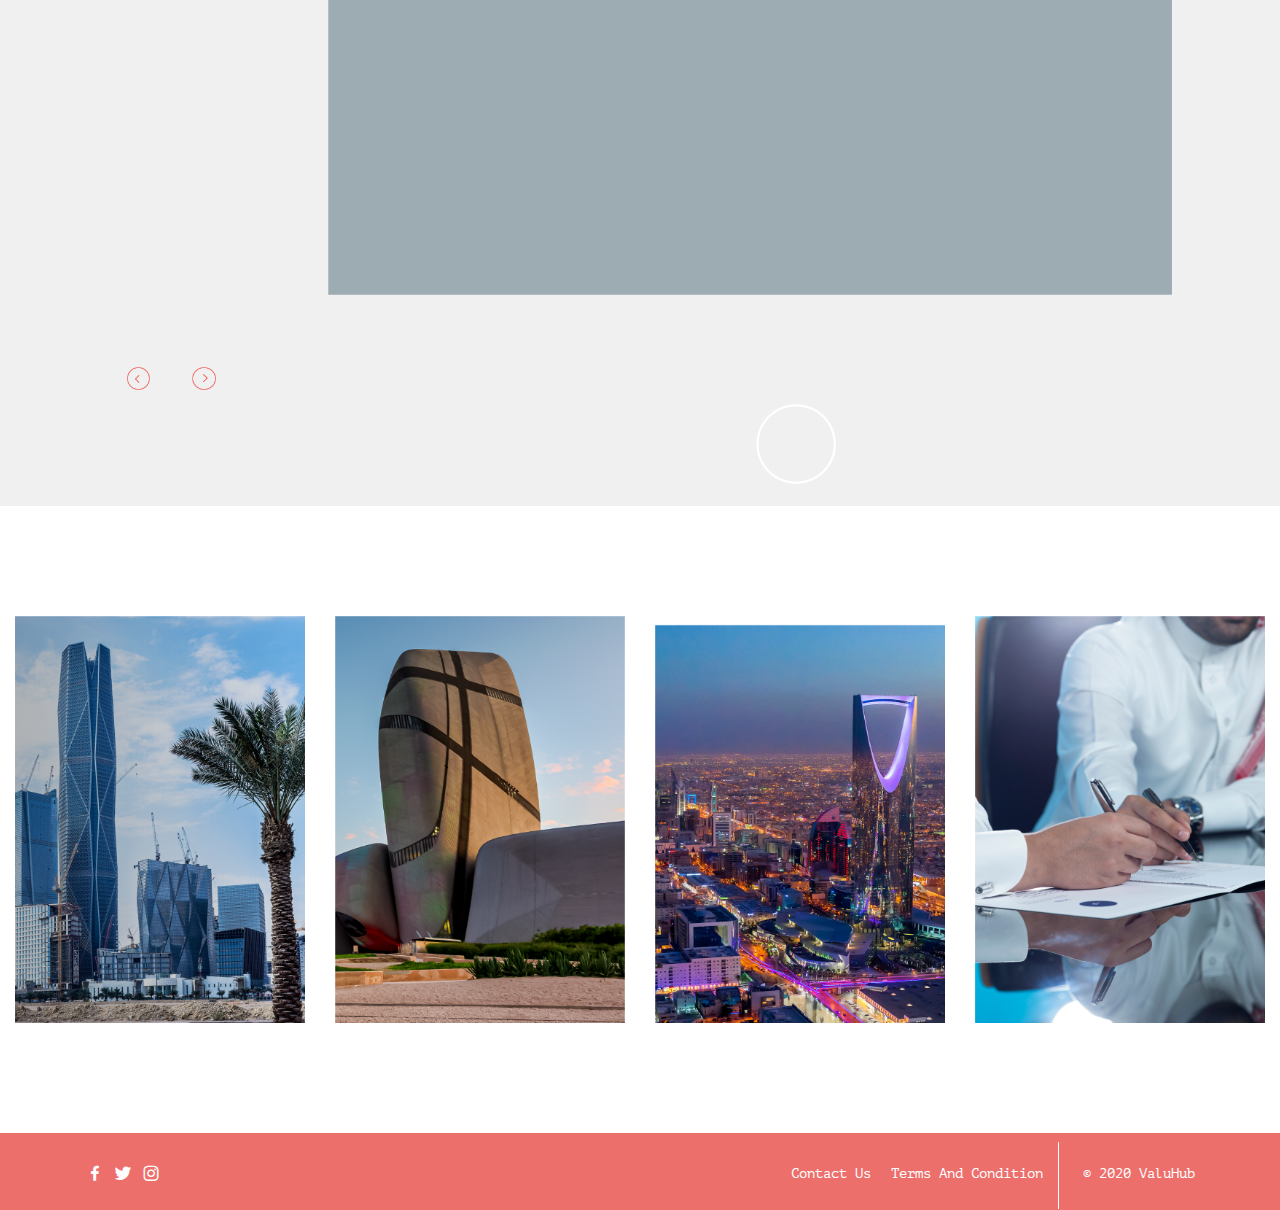
<file: index2.html>
<!DOCTYPE html>
<html lang="en">

<head>
  <meta charset="utf-8">
  <meta content="width=device-width, initial-scale=1.0" name="viewport">

  <title>Valuhub</title>
  <meta content="" name="descriptison">
  <meta content="" name="keywords">

  <!-- Favicons -->
  <link href="assets/img/favicon.png" rel="icon">
  <link href="assets/img/apple-touch-icon.png" rel="apple-touch-icon">

  <!-- Google Fonts -->
  <link href="https://fonts.googleapis.com/css?family=Open+Sans:300,300i,400,400i,600,600i,700,700i|Roboto:300,300i,400,400i,500,500i,600,600i,700,700i|Poppins:300,300i,400,400i,500,500i,600,600i,700,700i" rel="stylesheet">

  <!-- Vendor CSS Files -->
  <link href="assets/vendor/bootstrap/css/bootstrap.min.css" rel="stylesheet">
  <link href="assets/vendor/icofont/icofont.min.css" rel="stylesheet">
  <link href="assets/vendor/boxicons/css/boxicons.min.css" rel="stylesheet">
  <link href="assets/vendor/animate.css/animate.min.css" rel="stylesheet">
  <link href="assets/vendor/venobox/venobox.css" rel="stylesheet">
  <link href="assets/vendor/owl.carousel/assets/owl.carousel.min.css" rel="stylesheet">

  <!-- Template Main CSS File -->
  <link href="assets/css/style.css" rel="stylesheet">

  <!-- =======================================================
  * Template Name: Groovin - v2.1.0
  * Template URL: https://bootstrapmade.com/groovin-free-bootstrap-theme/
  * Author: BootstrapMade.com
  * License: https://bootstrapmade.com/license/
  ======================================================== -->
</head>

<body class="second-page">

  <!-- ======= Header ======= -->
  <header id="header" class="fixed-top">
    <div class="container d-flex align-items-center">

       
         
          <div class="form-search">
            <div class="form-group has-search d-flex" style="margin-bottom: 0px!important;">
            
              <input type="text" class="form-control" placeholder="Search">
                <img src="assets/img/search-iconred.png" class="img-fluid search_icon search_icon_red" width="50" >
            </div>
          </div>
          <!-- Uncomment below if you prefer to use an image logo -->
          <!-- <a href="index.html" class="logo mr-auto"><img src="assets/img/logo.png" alt="" class="img-fluid"></a>-->
          
          <nav class="nav-menu d-none d-lg-block ml-auto">
            <ul>
              <!-- <li class="active"><a href="index.html">Home</a></li> -->
              <li><a href="index.html">About Us</a></li>
              <li><a href="#services">Services</a></li>
              <li><a href="#team">Team</a></li>
              <li><a href="#portfolio">Portfolio</a></li>
              <li><a href="#">Press Room</a></li>
              <li><a href="#">Sectors</a></li>
              <li><a href="#contact">Contact</a></li>
          
            </ul>
          </nav><!-- .nav-menu -->
          
          <div class="collapse-button  ml-auto">
            <img src="assets/img/collapse_black.png" class="img-fluid">
          </div>
       

    </div>
  </header><!-- End Header -->

  <!-- ======= Hero Section ======= -->
  <section id="hero" class="header-website">
       <!-- <div class="handler">

       </div> -->
   
    
           
        <div id="meetTeam">
       
          <div class="row">
            <div class="col-md-9 col-xs-12 ml-auto">
              <div class="meet">
                <h2>Meet Executive Committee </h2>
                <div class="our-team">
                  <div class="our-team-one">
                    <img class="img-fluid" src="assets/img/abdallh3.png">
                    <div class="person-info">
                      <h4>Abdulla Al Yousuf</h4>
                      <p class="job-desc">Chairman of ValueHub
                        Managing Partner of Jeddah Office</p>
                      <p class="team-summary">Abdulla AlYousuf is an accredited business valuer from the
                        Saudi
                        Authority for Accredited Valuers and holds a BS in MIS from the King Fahad
                        University of Petroleum and Minerals. Abdullah is specialized in Corporate
                        finance and intangible assets valuation. </p>
                      <a href="#" class="read-more">read more</a>
                    </div>
                  </div>
                  <div class="our-team-one">
                    <img class="img-fluid" src="assets/img/naif.png">
                    <div class="person-info">
                      <h4>Mr. Naif Almulhim</h4>
                      <p class="job-desc">Managing Partner
                        <br />
                        Eastern Province</p>
                      <p class="team-summary">Naif Almulhim is an accredited business valuer from the Saudi Authority for
                        Accredited Valuers and holds a BS in MIS
                        from the King Fahad University of Petroleum and Minerals. Naif is a seasoned business executive with
                        experience in
                        business valuation, M&E valuation, M&A transactions, feasibility studies and corporate strategy.
                      </p>
                      <a href="#" class="read-more">read more</a>
                    </div>
                  </div>
                  <div class="our-team-one">
                    <img class="img-fluid" src="assets/img/aldakil.png">
                    <div class="person-info">
                      <h4>Abdulmajeed Aldakhil</h4>
                      <p class="job-desc">Managing Partner<br />
                        Riyadh Office</p>
                      <p class="team-summary">Abdulmajeed Aldakhil is an accredited business valuer from the Saudi Authority for
                        Accredited Valuers, Certified Public
                        Accountants (SOCPA), CPA and holds a BS in Accounting from the Southern Utah University. Abdulamjeed is
                        specialized in
                        business valuation for financial reporting purposes such as Purchase Price Allocation and Impermeant
                        testing.
                      </p>
                      <a href="#" class="read-more">read more</a>
                    </div>
                  </div>
        
                </div>

        
              </div>
            </div>
          </div>
        </div>
    
    </div>

  </section><!-- End Hero -->

<hr/>

  <main id="main">

    <!-- ======= About Section ======= -->
    <section id="services" class="services-section">
      <div class="container">

        <div class="row no-gutters">
          <div class="col-xl-4 pl-0 pr-lg-5 pl-lg-1 d-flex align-items-stretch">
                <h2>Services</h2>
          </div>
            <div class="col-xl-8 pl-0 pr-lg-1 pl-lg-4 d-flex align-items-stretch">
               <p class="services-desc">The Partner of Choice for independent assessment of value We drive businesses forward, create trust and open new opportunities for companies of all sizes from valuation services.
              </p>
              </div>
        </div>
        <div class="row no-gutters">
             <div class="col-md-4 pr-lg-5 services-one">
                  <p>At ValuHub, we combine the best of institutional knowledge with extensive local insights and experience to develop
                  sophisticated valuation methodologies and fulfill even the most complex financial reporting and tax requirements. We
                  work with a vast network of partners and are licensed by the Saudi Authority for Accredited Valuers, making us uniquely
                  positioned to provide services in keeping with the International Valuation Standards (IVS) across various valuation
                  sectors.
                  </p>
             </div>
              <div class="col-md-4 pr-lg-5 services-one">
                <p>At ValuHub, we combine the best of institutional knowledge with extensive local insights and experience to develop
                  sophisticated valuation methodologies and fulfill even the most complex financial reporting and tax requirements. We
                  work with a vast network of partners and are licensed by the Saudi Authority for Accredited Valuers, making us
                  uniquely
                  positioned to provide services in keeping with the International Valuation Standards (IVS) across various valuation
                  sectors.
                </p>
              </div>
                <div class="col-md-4 pr-lg-5 services-one">
                  <p>At ValuHub, we combine the best of institutional knowledge with extensive local insights and experience to develop
                    sophisticated valuation methodologies and fulfill even the most complex financial reporting and tax requirements. We
                    work with a vast network of partners and are licensed by the Saudi Authority for Accredited Valuers, making us
                    uniquely
                    positioned to provide services in keeping with the International Valuation Standards (IVS) across various valuation
                    sectors.
                  </p>
                </div>
        </div>

      </div>
    </section><!-- End About Section -->

    <!-- ====== stared objective section  ==========-->
    <section id="objective" class="objective-section">
      <div class="container">
          <div class="row no-gutters">
              <div class="col-md-3 pr-lg-4">
                    <h2>Business <br/> Valuation <br/>Services</h2> 
              </div>
              <div class="col-md-9">
                  <div class="objective-box">
                        <img src="assets/img/financil_reporting.png" class="img-fluid">
                        <div class="objective-desc">
                               <h5>FINANCIAL REPORTING</h5>
                               <ul class="list-unstyled">
                                   <li><b>•</b> Purchase Price Allocation</li>
                                     <li> <b>•</b> Goodwill Impairment Testing</li>
                                  <li><b>•</b> Impairment of Disposal of
                                    <br/>  Long-Lived Assets</li>
                                  <li><b>•</b> Equity Based Compensation</li>
                                <li><b>  •</b> Fair Value Measurement</li>
                               </ul>
                        </div>
                  </div>
                  <div class="objective-box">
                    <img src="assets/img/litigation.png" class="img-fluid">
                    <div class="objective-desc">
                      <h5>LITIGATION</h5>
                      <ul class="list-unstyled">
                        <li><b>•</b> Dissenting Shareholder Actions</li>
                        <li> <b>•</b> Business Damages/Lost Profits</li>
                        <li><b>•</b> Marital Dissolution</li>
                        <li><b>•</b>Bankruptcy and Restructure</li>
                        <li><b>•</b> Tax and Other Disputes</li>
                        
                      </ul>
                    </div>
                  </div>
                  <div class="clearfix"></div>
                  <div class="objective-box">
                    <img src="assets/img/transiction.png" class="img-fluid">
                    <div class="objective-desc">
                      <h5>TRANSACTIONS</h5>
                      <ul class="list-unstyled">
                
                        <li><b>•</b> Transaction Related Valuations</li>
                        <li> <b>•</b> Financial Modeling</li>
                        <li><b>•</b> Shareholder Agreements</li>
                        <li><b>•</b>Recapitalization Transactions</li>
                        <li><b>•</b> Buy/Sell Agreements</li>
                        <li><b> •</b> Transfer Pricing Strategies</li>
                        <li><b> •</b> Intangible valuatio</li>

                      </ul>
                    </div>
                  </div>
                  <div class="objective-box">
                    <img src="assets/img/Equipment.png" class="img-fluid">
                    <div class="objective-desc">
                      <h5>MACHINERY & EQUIPMENT APPRAISALS</h5>
                      <ul class="list-unstyled">
                      

                        <li><b>•</b> Purchase Price Allocation</li>
                        <li> <b>•</b> Valuations for lease accounting</li>
                        <li><b>•</b> Fair market value interest expense
                        allocation valuations</li>
                        <li><b>•</b>Lease structuring and sale</li>
                        <li><b>•</b> Leaseback valuations</li>
                        <li><b> •</b> Loan collateralization and support</li>
                      </ul>
                    </div>
                  </div>
              </div>
          </div>
      </div>
    </section>
    <!-- ======  end objective section =========-->
 
    <!-- ===== Services Section ====== -->
    <section id="news" class="news-section">
       <div class="container-fluid no-gutters">
            <div class="row no-gutters">
                 <div class="col-md-3 news-box">
                       <img class="img-fluid" src="assets/img/news.png">
                       <h4>NEWS</h4>
                       <div class="carosuel-navigation">
                            <a class="carousel-control-prev" href="#my-carousel" data-slide="prev" role="button">
                              <img class="img-fluid" src="assets/img/arrow-news1.png">
                            </a>
                            <a class="carousel-control-next" href="#my-carousel" data-slide="next" role="button">
                              <img class="img-fluid" src="assets/img/arrow-news2.png">
                            
                            </a>
                       </div>
                 </div>
                 <div class="col-md-9 quores-slider">
                         <div id="my-carousel" class="carousel slide" data-ride="carousel" data-interval="false" data-ride="carousel" data-pause="hover">
                           
                           <div class="carousel-inner">
                             <div class="carousel-item active">
                                <p>Get the Latest Business Information
                                  As the news surrounding business valuation services continue to evolve, our team at ValuHub will continue to stay
                                  focused on bringing you the latest in insights, knowledge and resources.</p>
                               
                               <a href="#">Read More</a>
                             </div>
                        <div class="carousel-item ">
                          <p>Get the Latest Business Information
                            As the news surrounding business valuation services continue to evolve, our team at ValuHub will continue to stay
                            focused on bringing you the latest in insights, knowledge and resources.</p>
                        
                          <a href="#">Read More</a>
                        </div>
                                <div class="carousel-item ">
                                  <p>Get the Latest Business Information
                                    As the news surrounding business valuation services continue to evolve, our team at ValuHub will continue to stay
                                    focused on bringing you the latest in insights, knowledge and resources.</p>
                                
                                  <a href="#">Read More</a>
                                </div>
                             
                           </div>
                        
                         </div>
                 </div>
            </div>
       </div>
    </section>
   

      <section id="video" class="video-section">
        <div class="container-fluid no-gutters">
          <div class="row no-gutters">
            <div class="col-md-3 col-xs-12 news-box">
              
              <div class="carosuel-navigation">
                <a class="carousel-control-prev" href="#my-video" data-slide="prev" role="button">
                  <img class="img-fluid" src="assets/img/arrow-red2.png">
                </a>
                <a class="carousel-control-next" href="#my-video" data-slide="next" role="button">
                  <img class="img-fluid" src="assets/img/arrow-red1.png">
      
                </a>
              </div>
            </div>
            <div class="col-md-9 col-xs-12 video-slider">
              <div id="my-video" class="carousel slide" data-ride="carousel" >
      
                <div class="carousel-inner">
                  <div class="carousel-item active">
                   <!-- <video class="video">
                     <source
                       src="http://e14aaeb709f7cde1ae68-a1d0a134a31b545b257b15f8a8ba5726.r70.cf3.rackcdn.com/projects/31432/1427815464209-bf74131a7528d0ea5ce8c0710f530bb5/1280x720.mp4"
                        />
                   </video>
                   <div class="playpause"></div> -->
                   <iframe width="515" height="350" src="https://www.youtube.com/embed/PzA3tpE02Rc" frameborder="0"
                     allow="accelerometer; autoplay; clipboard-write; encrypted-media; gyroscope; picture-in-picture"
                     allowfullscreen></iframe>
                   <div class="play-video">  <img src="assets/img/play.png" class="img-fluid"></div>

                  </div>
                  <div class="carousel-item ">
                 <iframe width="515" height="350" src="https://www.youtube.com/embed/PzA3tpE02Rc" frameborder="0"
                   allow="accelerometer; autoplay; clipboard-write; encrypted-media; gyroscope; picture-in-picture"
                   allowfullscreen></iframe>
                     
                  </div>
                  <div class="carousel-item ">
                   <iframe width="515" height="350" src="https://www.youtube.com/embed/PzA3tpE02Rc" frameborder="0"
                     allow="accelerometer; autoplay; clipboard-write; encrypted-media; gyroscope; picture-in-picture"
                     allowfullscreen></iframe>
                  </div>
      
                </div>
      
              </div>
            </div>
          </div>
        </div>
      </section>


      <section id="media" class="media-section">
        <div class="container-fluid">
               <div class="row">
                   <div class="col-md-3  col-xs-6 image-section">
                       <img src="assets/img/media1.png" class="img-fluid">
                   </div>
                  <div class="col-md-3 col-xs-6 image-section">
                    <img src="assets/img/media2.png" class="img-fluid">
                  </div>
                  <div class="col-md-3 col-xs-6 image-section">
                    <img src="assets/img/media3.png" class="img-fluid">
                  </div>
                  <div class="col-md-3 col-xs-6 image-section">
                    <img src="assets/img/media4.png" class="img-fluid">
                  </div>
               </div>  
        </div>
      </section>
   

  </main><!-- End #main -->

  <!-- ======= Footer ======= -->
  <footer id="footer">
    <!-- <div class="footer-top">
      <div class="container">
        <div class="row">

          <div class="col-lg-3 col-md-6">
            <div class="footer-info">
              <h3>Groovin</h3>
              <p>
                A108 Adam Street <br>
                NY 535022, USA<br><br>
                <strong>Phone:</strong> +1 5589 55488 55<br>
                <strong>Email:</strong> info@example.com<br>
              </p>
              <div class="social-links mt-3">
                <a href="#" class="twitter"><i class="bx bxl-twitter"></i></a>
                <a href="#" class="facebook"><i class="bx bxl-facebook"></i></a>
                <a href="#" class="instagram"><i class="bx bxl-instagram"></i></a>
                <a href="#" class="google-plus"><i class="bx bxl-skype"></i></a>
                <a href="#" class="linkedin"><i class="bx bxl-linkedin"></i></a>
              </div>
            </div>
          </div>

          <div class="col-lg-2 col-md-6 footer-links">
            <h4>Useful Links</h4>
            <ul>
              <li><i class="bx bx-chevron-right"></i> <a href="#">Home</a></li>
              <li><i class="bx bx-chevron-right"></i> <a href="#">About us</a></li>
              <li><i class="bx bx-chevron-right"></i> <a href="#">Services</a></li>
              <li><i class="bx bx-chevron-right"></i> <a href="#">Terms of service</a></li>
              <li><i class="bx bx-chevron-right"></i> <a href="#">Privacy policy</a></li>
            </ul>
          </div>

          <div class="col-lg-3 col-md-6 footer-links">
            <h4>Our Services</h4>
            <ul>
              <li><i class="bx bx-chevron-right"></i> <a href="#">Web Design</a></li>
              <li><i class="bx bx-chevron-right"></i> <a href="#">Web Development</a></li>
              <li><i class="bx bx-chevron-right"></i> <a href="#">Product Management</a></li>
              <li><i class="bx bx-chevron-right"></i> <a href="#">Marketing</a></li>
              <li><i class="bx bx-chevron-right"></i> <a href="#">Graphic Design</a></li>
            </ul>
          </div>

          <div class="col-lg-4 col-md-6 footer-newsletter">
            <h4>Our Newsletter</h4>
            <p>Tamen quem nulla quae legam multos aute sint culpa legam noster magna</p>
            <form action="" method="post">
              <input type="email" name="email"><input type="submit" value="Subscribe">
            </form>

          </div>

        </div>
      </div>
    </div> -->

    <div class="container">
      <div class="copyright ">
          <div class="copyright-text float-right">© 2020 ValuHub</div>
          <div class="border-bettwen"></div>
            <div class=" footer-links">
              
              <ul>
              <li> <a href="#">Contact Us</a></li>
                <li> <a href="#">Terms And Condition</a></li>
               
              </ul>
            </div>
      </div>
    
  
    <div class="social-links mt-3">
          <a href="#" class="facebook"><i class="bx bxl-facebook"></i></a>
      <a href="#" class="twitter"><i class="bx bxl-twitter"></i></a>

      <a href="#" class="instagram"><i class="bx bxl-instagram"></i></a>
     
    </div>
    </div>
  </footer><!-- End Footer -->

  <a href="#" class="back-to-top"><i class="icofont-simple-up"></i></a>

  <!-- Vendor JS Files -->
  <script src="assets/vendor/jquery/jquery.min.js"></script>
  <script src="assets/vendor/bootstrap/js/bootstrap.bundle.min.js"></script>
  <script src="assets/vendor/jquery.easing/jquery.easing.min.js"></script>
  <script src="assets/vendor/php-email-form/validate.js"></script>
  <script src="assets/vendor/waypoints/jquery.waypoints.min.js"></script>
  <script src="assets/vendor/counterup/counterup.min.js"></script>
  <script src="assets/vendor/isotope-layout/isotope.pkgd.min.js"></script>
  <script src="assets/vendor/venobox/venobox.min.js"></script>
  <script src="assets/vendor/owl.carousel/owl.carousel.min.js"></script>

  <!-- Template Main JS File -->
  <script src="assets/js/main.js"></script>

</body>

</html>
</file>
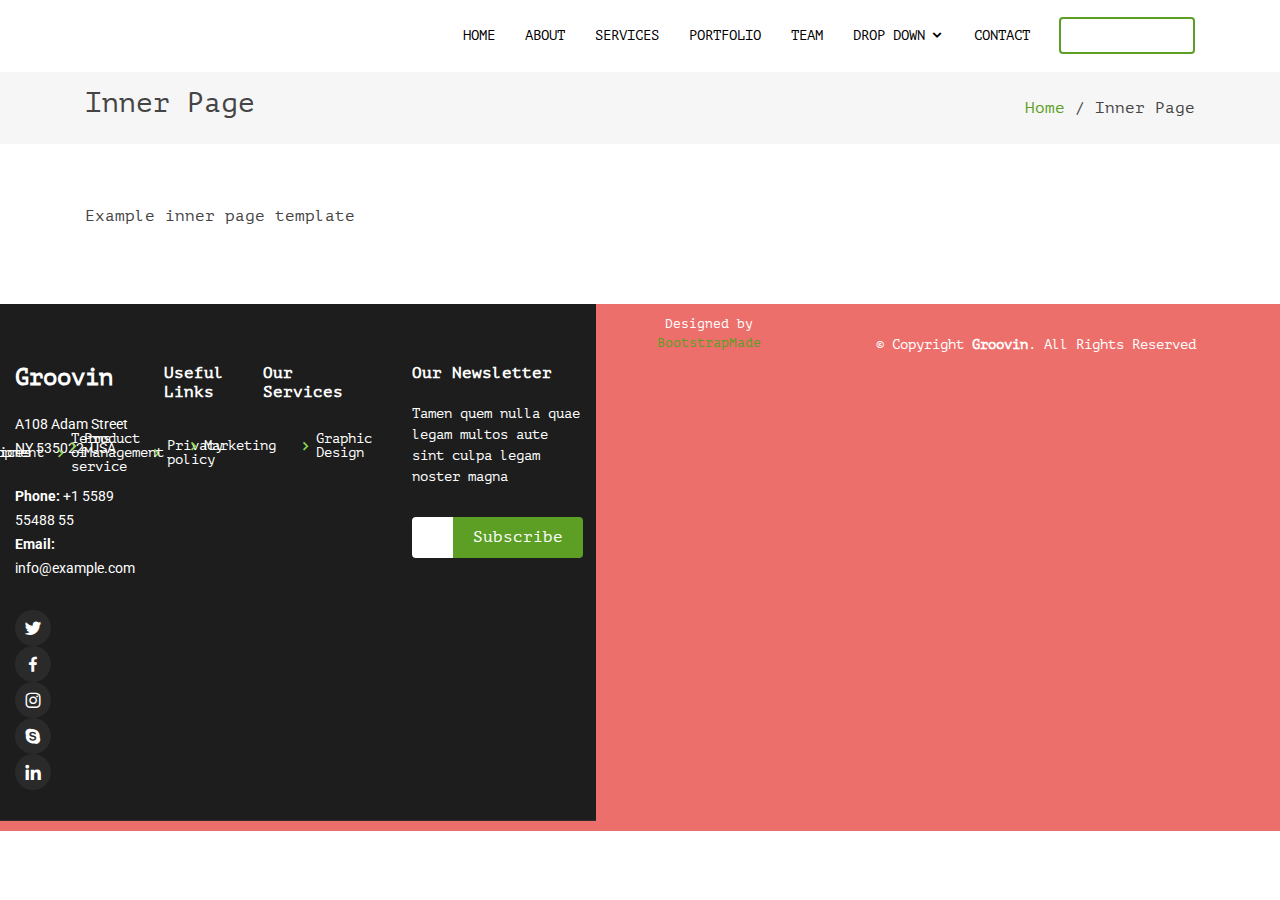
<file: inner-page.html>
<!DOCTYPE html>
<html lang="en">

<head>
  <meta charset="utf-8">
  <meta content="width=device-width, initial-scale=1.0" name="viewport">

  <title>Inner Page - Groovin Bootstrap Template</title>
  <meta content="" name="descriptison">
  <meta content="" name="keywords">

  <!-- Favicons -->
  <link href="assets/img/favicon.png" rel="icon">
  <link href="assets/img/apple-touch-icon.png" rel="apple-touch-icon">

  <!-- Google Fonts -->
  <link href="https://fonts.googleapis.com/css?family=Open+Sans:300,300i,400,400i,600,600i,700,700i|Roboto:300,300i,400,400i,500,500i,600,600i,700,700i|Poppins:300,300i,400,400i,500,500i,600,600i,700,700i" rel="stylesheet">

  <!-- Vendor CSS Files -->
  <link href="assets/vendor/bootstrap/css/bootstrap.min.css" rel="stylesheet">
  <link href="assets/vendor/icofont/icofont.min.css" rel="stylesheet">
  <link href="assets/vendor/boxicons/css/boxicons.min.css" rel="stylesheet">
  <link href="assets/vendor/animate.css/animate.min.css" rel="stylesheet">
  <link href="assets/vendor/venobox/venobox.css" rel="stylesheet">
  <link href="assets/vendor/owl.carousel/assets/owl.carousel.min.css" rel="stylesheet">

  <!-- Template Main CSS File -->
  <link href="assets/css/style.css" rel="stylesheet">

  <!-- =======================================================
  * Template Name: Groovin - v2.1.0
  * Template URL: https://bootstrapmade.com/groovin-free-bootstrap-theme/
  * Author: BootstrapMade.com
  * License: https://bootstrapmade.com/license/
  ======================================================== -->
</head>

<body>

  <!-- ======= Header ======= -->
  <header id="header" class="fixed-top">
    <div class="container d-flex align-items-center">

      <h1 class="logo mr-auto"><a href="index.html">Groovin</a></h1>
      <!-- Uncomment below if you prefer to use an image logo -->
      <!-- <a href="index.html" class="logo mr-auto"><img src="assets/img/logo.png" alt="" class="img-fluid"></a>-->

      <nav class="nav-menu d-none d-lg-block">
        <ul>
          <li><a href="index.html">Home</a></li>
          <li><a href="#about">About</a></li>
          <li><a href="#services">Services</a></li>
          <li><a href="#portfolio">Portfolio</a></li>
          <li><a href="#team">Team</a></li>
          <li class="drop-down"><a href="">Drop Down</a>
            <ul>
              <li><a href="#">Drop Down 1</a></li>
              <li class="drop-down"><a href="#">Deep Drop Down</a>
                <ul>
                  <li><a href="#">Deep Drop Down 1</a></li>
                  <li><a href="#">Deep Drop Down 2</a></li>
                  <li><a href="#">Deep Drop Down 3</a></li>
                  <li><a href="#">Deep Drop Down 4</a></li>
                  <li><a href="#">Deep Drop Down 5</a></li>
                </ul>
              </li>
              <li><a href="#">Drop Down 2</a></li>
              <li><a href="#">Drop Down 3</a></li>
              <li><a href="#">Drop Down 4</a></li>
            </ul>
          </li>
          <li><a href="#contact">Contact</a></li>

        </ul>
      </nav><!-- .nav-menu -->

      <a href="#about" class="get-started-btn scrollto">Get Started</a>

    </div>
  </header><!-- End Header -->

  <main id="main">

    <!-- ======= Breadcrumbs ======= -->
    <section class="breadcrumbs">
      <div class="container">

        <div class="d-flex justify-content-between align-items-center">
          <h2>Inner Page</h2>
          <ol>
            <li><a href="index.html">Home</a></li>
            <li>Inner Page</li>
          </ol>
        </div>

      </div>
    </section><!-- End Breadcrumbs -->

    <section class="inner-page">
      <div class="container">
        <p>
          Example inner page template
        </p>
      </div>
    </section>

  </main><!-- End #main -->

  <!-- ======= Footer ======= -->
  <footer id="footer">
    <div class="footer-top">
      <div class="container">
        <div class="row">

          <div class="col-lg-3 col-md-6">
            <div class="footer-info">
              <h3>Groovin</h3>
              <p>
                A108 Adam Street <br>
                NY 535022, USA<br><br>
                <strong>Phone:</strong> +1 5589 55488 55<br>
                <strong>Email:</strong> info@example.com<br>
              </p>
              <div class="social-links mt-3">
                <a href="#" class="twitter"><i class="bx bxl-twitter"></i></a>
                <a href="#" class="facebook"><i class="bx bxl-facebook"></i></a>
                <a href="#" class="instagram"><i class="bx bxl-instagram"></i></a>
                <a href="#" class="google-plus"><i class="bx bxl-skype"></i></a>
                <a href="#" class="linkedin"><i class="bx bxl-linkedin"></i></a>
              </div>
            </div>
          </div>

          <div class="col-lg-2 col-md-6 footer-links">
            <h4>Useful Links</h4>
            <ul>
              <li><i class="bx bx-chevron-right"></i> <a href="#">Home</a></li>
              <li><i class="bx bx-chevron-right"></i> <a href="#">About us</a></li>
              <li><i class="bx bx-chevron-right"></i> <a href="#">Services</a></li>
              <li><i class="bx bx-chevron-right"></i> <a href="#">Terms of service</a></li>
              <li><i class="bx bx-chevron-right"></i> <a href="#">Privacy policy</a></li>
            </ul>
          </div>

          <div class="col-lg-3 col-md-6 footer-links">
            <h4>Our Services</h4>
            <ul>
              <li><i class="bx bx-chevron-right"></i> <a href="#">Web Design</a></li>
              <li><i class="bx bx-chevron-right"></i> <a href="#">Web Development</a></li>
              <li><i class="bx bx-chevron-right"></i> <a href="#">Product Management</a></li>
              <li><i class="bx bx-chevron-right"></i> <a href="#">Marketing</a></li>
              <li><i class="bx bx-chevron-right"></i> <a href="#">Graphic Design</a></li>
            </ul>
          </div>

          <div class="col-lg-4 col-md-6 footer-newsletter">
            <h4>Our Newsletter</h4>
            <p>Tamen quem nulla quae legam multos aute sint culpa legam noster magna</p>
            <form action="" method="post">
              <input type="email" name="email"><input type="submit" value="Subscribe">
            </form>

          </div>

        </div>
      </div>
    </div>

    <div class="container">
      <div class="copyright">
        &copy; Copyright <strong><span>Groovin</span></strong>. All Rights Reserved
      </div>
      <div class="credits">
        <!-- All the links in the footer should remain intact. -->
        <!-- You can delete the links only if you purchased the pro version. -->
        <!-- Licensing information: https://bootstrapmade.com/license/ -->
        <!-- Purchase the pro version with working PHP/AJAX contact form: https://bootstrapmade.com/groovin-free-bootstrap-theme/ -->
        Designed by <a href="https://bootstrapmade.com/">BootstrapMade</a>
      </div>
    </div>
  </footer><!-- End Footer -->

  <a href="#" class="back-to-top"><i class="icofont-simple-up"></i></a>

  <!-- Vendor JS Files -->
  <script src="assets/vendor/jquery/jquery.min.js"></script>
  <script src="assets/vendor/bootstrap/js/bootstrap.bundle.min.js"></script>
  <script src="assets/vendor/jquery.easing/jquery.easing.min.js"></script>
  <script src="assets/vendor/php-email-form/validate.js"></script>
  <script src="assets/vendor/waypoints/jquery.waypoints.min.js"></script>
  <script src="assets/vendor/counterup/counterup.min.js"></script>
  <script src="assets/vendor/isotope-layout/isotope.pkgd.min.js"></script>
  <script src="assets/vendor/venobox/venobox.min.js"></script>
  <script src="assets/vendor/owl.carousel/owl.carousel.min.js"></script>

  <!-- Template Main JS File -->
  <script src="assets/js/main.js"></script>

</body>

</html>
</file>
<file: assets/vendor/venobox/venobox.css>
/* ------ venobox.css --------*/
.vbox-overlay *, .vbox-overlay *:before, .vbox-overlay *:after{
    -webkit-backface-visibility: hidden;
    -webkit-box-sizing:border-box;
    -moz-box-sizing:border-box;
    box-sizing:border-box;
}
.vbox-overlay * { 
    -webkit-backface-visibility: visible;
    backface-visibility: visible;
}
.vbox-overlay{
    display: -webkit-flex;
    display: flex;
    -webkit-flex-direction: column;
    flex-direction: column;
    -webkit-justify-content: center;
    justify-content: center;
    -webkit-align-items: center;
    align-items: center;
    position: fixed;
    left: 0;
    top: 0;
    bottom: 0;
    right: 0;
    z-index: 999999;
}

/* ----- navigation ----- */
.vbox-title{
    width: 100%;
    height: 40px;
    float: left;
    text-align: center;
    line-height: 28px;
    font-size: 12px;
    padding: 6px 50px;
    overflow: hidden;
    position: fixed;
    display: none;
    left: 0;
    z-index: 89;
}
.vbox-close{
    cursor: pointer;
    position: fixed;
    top: -1px;
    right: 0;
    width: 50px;
    height: 40px;
    padding: 6px;
    display: block;
    background-position:10px center;
    overflow: hidden;
    font-size: 24px;
    line-height: 1;
    text-align: center;
    z-index: 99;
}
.vbox-left{
    cursor: pointer;
    position: fixed;
    left: 0;
    height: 40px;
    overflow: hidden;
    line-height: 28px;
    font-size: 12px;
    z-index: 99;
    display: flex;
    align-items:center;
}
.vbox-num{
    display: inline-block;
    margin: 6px 0 6px 15px;
}
/* ----- Social share ----- */
.vbox-share{
    line-height: 28px;
    font-size: 12px;
    overflow: hidden;
    position: fixed;
    left: 0;
    z-index: 98;
    display: flex;
    align-items:center;
    justify-content: center;
    width: 100%;
    text-align: center;
}
.vbox-share svg{
    max-height: 28px;
    width: 28px;
    z-index: 10;
    margin-left: 12px;
    margin-top: 6px;
    margin-bottom: 6px;
    vertical-align: middle;
}


/* ----- navigation ARROWS ----- */
.vbox-next, .vbox-prev{
    position: fixed;
    top: 50%;
    margin-top: -15px;
    overflow: hidden;
    cursor: pointer;
    display: block;
    width: 45px;
    height: 45px;
    z-index: 99;
}
.vbox-next span, .vbox-prev span{
    position: relative;
    width: 20px;
    height: 20px;
    border: 2px solid transparent;
    border-top-color: #B6B6B6;
    border-right-color: #B6B6B6;
    text-indent: -100px;
    position: absolute;
    top: 8px;
    display: block;
}
.vbox-prev{
    left: 15px;
}
.vbox-next{
    right: 15px;
}
.vbox-prev span{
    left: 10px;
    -ms-transform: rotate(-135deg);
    -webkit-transform: rotate(-135deg);
    transform: rotate(-135deg);
}
.vbox-next span{
    -ms-transform: rotate(45deg);
    -webkit-transform: rotate(45deg);
    transform: rotate(45deg);
    right: 10px;
}
/* ------- inline window ------ */
.vbox-inline{
    width: 420px;
    height: 315px;
    height: 70vh;
    padding: 10px;
    background: #fff;
    margin: 0 auto;
    overflow: auto;
    text-align: left;
}
/* ------- Video & iFrames window ------ */
.venoframe{
    max-width: 100%;
    width: 100%;
    border: none;
    width: 100%;
    height: 260px;
    height: 70vh;
}
.venoframe.vbvid{
    height: 260px;
}
@media (min-width: 768px) {
    .venoframe, .vbox-inline{
        width: 90%;
        height: 360px;
        height: 70vh;
    }
    .venoframe.vbvid{
        width: 640px;
        height: 360px;
    }
}
@media (min-width: 992px) {
    .venoframe, .vbox-inline{
        max-width: 1200px;
        width: 80%;
        height: 540px;
        height: 70vh;
    }
    .venoframe.vbvid{
        width: 960px;
        height: 540px;
    }
}
/* 
Please do NOT edit this part! 
or at least read this note: http://i.imgur.com/7C0ws9e.gif
*/
.vbox-open{
    overflow: hidden;
}
.vbox-container{
    position: absolute;
    left: 0;
    right: 0;
    top: 0;
    bottom: 0;
    overflow-x: hidden;
    overflow-y: scroll;
    overflow-scrolling: touch;
    -webkit-overflow-scrolling: touch;
    z-index: 20;
    max-height: 100%;

}

.vbox-content{
    text-align: center;
    float: left;
    width: 100%;
    position: relative;
    overflow: hidden;
    padding: 20px 4%;
}
.vbox-container img{
    max-width: 100%;
    height: auto;
}
.vbox-figlio{
    box-shadow: 0 0 12px rgba(0,0,0,0.19), 0 6px 6px rgba(0,0,0,0.23);
    max-width: 100%;
    text-align: initial;
}
img.vbox-figlio{
    -webkit-user-select: none;
-khtml-user-select: none;
-moz-user-select: none;
-o-user-select: none;
user-select: none;
}
.vbox-content.swipe-left{
    margin-left: -200px !important;
}
.vbox-content.swipe-right{
    margin-left: 200px !important;
}
.vbox-animated{
    webkit-transition: margin 300ms ease-out;
    transition: margin 300ms ease-out;
}

/* ---------- preloader ----------
 * SPINKIT 
 * http://tobiasahlin.com/spinkit/
-------------------------------- */
.sk-double-bounce,.sk-rotating-plane{width:40px;height:40px;margin:40px auto}.sk-rotating-plane{background-color:#333;-webkit-animation:sk-rotatePlane 1.2s infinite ease-in-out;animation:sk-rotatePlane 1.2s infinite ease-in-out}@-webkit-keyframes sk-rotatePlane{0%{-webkit-transform:perspective(120px) rotateX(0) rotateY(0);transform:perspective(120px) rotateX(0) rotateY(0)}50%{-webkit-transform:perspective(120px) rotateX(-180.1deg) rotateY(0);transform:perspective(120px) rotateX(-180.1deg) rotateY(0)}100%{-webkit-transform:perspective(120px) rotateX(-180deg) rotateY(-179.9deg);transform:perspective(120px) rotateX(-180deg) rotateY(-179.9deg)}}@keyframes sk-rotatePlane{0%{-webkit-transform:perspective(120px) rotateX(0) rotateY(0);transform:perspective(120px) rotateX(0) rotateY(0)}50%{-webkit-transform:perspective(120px) rotateX(-180.1deg) rotateY(0);transform:perspective(120px) rotateX(-180.1deg) rotateY(0)}100%{-webkit-transform:perspective(120px) rotateX(-180deg) rotateY(-179.9deg);transform:perspective(120px) rotateX(-180deg) rotateY(-179.9deg)}}.sk-double-bounce{position:relative}.sk-double-bounce .sk-child{width:100%;height:100%;border-radius:50%;background-color:#333;opacity:.6;position:absolute;top:0;left:0;-webkit-animation:sk-doubleBounce 2s infinite ease-in-out;animation:sk-doubleBounce 2s infinite ease-in-out}.sk-chasing-dots .sk-child,.sk-spinner-pulse,.sk-three-bounce .sk-child{background-color:#333;border-radius:100%}.sk-double-bounce .sk-double-bounce2{-webkit-animation-delay:-1s;animation-delay:-1s}@-webkit-keyframes sk-doubleBounce{0%,100%{-webkit-transform:scale(0);transform:scale(0)}50%{-webkit-transform:scale(1);transform:scale(1)}}@keyframes sk-doubleBounce{0%,100%{-webkit-transform:scale(0);transform:scale(0)}50%{-webkit-transform:scale(1);transform:scale(1)}}.sk-wave{margin:40px auto;width:50px;height:40px;text-align:center;font-size:10px}.sk-wave .sk-rect{background-color:#333;height:100%;width:6px;display:inline-block;-webkit-animation:sk-waveStretchDelay 1.2s infinite ease-in-out;animation:sk-waveStretchDelay 1.2s infinite ease-in-out}.sk-wave .sk-rect1{-webkit-animation-delay:-1.2s;animation-delay:-1.2s}.sk-wave .sk-rect2{-webkit-animation-delay:-1.1s;animation-delay:-1.1s}.sk-wave .sk-rect3{-webkit-animation-delay:-1s;animation-delay:-1s}.sk-wave .sk-rect4{-webkit-animation-delay:-.9s;animation-delay:-.9s}.sk-wave .sk-rect5{-webkit-animation-delay:-.8s;animation-delay:-.8s}@-webkit-keyframes sk-waveStretchDelay{0%,100%,40%{-webkit-transform:scaleY(.4);transform:scaleY(.4)}20%{-webkit-transform:scaleY(1);transform:scaleY(1)}}@keyframes sk-waveStretchDelay{0%,100%,40%{-webkit-transform:scaleY(.4);transform:scaleY(.4)}20%{-webkit-transform:scaleY(1);transform:scaleY(1)}}.sk-wandering-cubes{margin:40px auto;width:40px;height:40px;position:relative}.sk-wandering-cubes .sk-cube{background-color:#333;width:10px;height:10px;position:absolute;top:0;left:0;-webkit-animation:sk-wanderingCube 1.8s ease-in-out -1.8s infinite both;animation:sk-wanderingCube 1.8s ease-in-out -1.8s infinite both}.sk-chasing-dots,.sk-spinner-pulse{width:40px;height:40px;margin:40px auto}.sk-wandering-cubes .sk-cube2{-webkit-animation-delay:-.9s;animation-delay:-.9s}@-webkit-keyframes sk-wanderingCube{0%{-webkit-transform:rotate(0);transform:rotate(0)}25%{-webkit-transform:translateX(30px) rotate(-90deg) scale(.5);transform:translateX(30px) rotate(-90deg) scale(.5)}50%{-webkit-transform:translateX(30px) translateY(30px) rotate(-179deg);transform:translateX(30px) translateY(30px) rotate(-179deg)}50.1%{-webkit-transform:translateX(30px) translateY(30px) rotate(-180deg);transform:translateX(30px) translateY(30px) rotate(-180deg)}75%{-webkit-transform:translateX(0) translateY(30px) rotate(-270deg) scale(.5);transform:translateX(0) translateY(30px) rotate(-270deg) scale(.5)}100%{-webkit-transform:rotate(-360deg);transform:rotate(-360deg)}}@keyframes sk-wanderingCube{0%{-webkit-transform:rotate(0);transform:rotate(0)}25%{-webkit-transform:translateX(30px) rotate(-90deg) scale(.5);transform:translateX(30px) rotate(-90deg) scale(.5)}50%{-webkit-transform:translateX(30px) translateY(30px) rotate(-179deg);transform:translateX(30px) translateY(30px) rotate(-179deg)}50.1%{-webkit-transform:translateX(30px) translateY(30px) rotate(-180deg);transform:translateX(30px) translateY(30px) rotate(-180deg)}75%{-webkit-transform:translateX(0) translateY(30px) rotate(-270deg) scale(.5);transform:translateX(0) translateY(30px) rotate(-270deg) scale(.5)}100%{-webkit-transform:rotate(-360deg);transform:rotate(-360deg)}}.sk-spinner-pulse{-webkit-animation:sk-pulseScaleOut 1s infinite ease-in-out;animation:sk-pulseScaleOut 1s infinite ease-in-out}@-webkit-keyframes sk-pulseScaleOut{0%{-webkit-transform:scale(0);transform:scale(0)}100%{-webkit-transform:scale(1);transform:scale(1);opacity:0}}@keyframes sk-pulseScaleOut{0%{-webkit-transform:scale(0);transform:scale(0)}100%{-webkit-transform:scale(1);transform:scale(1);opacity:0}}.sk-chasing-dots{position:relative;text-align:center;-webkit-animation:sk-chasingDotsRotate 2s infinite linear;animation:sk-chasingDotsRotate 2s infinite linear}.sk-chasing-dots .sk-child{width:60%;height:60%;display:inline-block;position:absolute;top:0;-webkit-animation:sk-chasingDotsBounce 2s infinite ease-in-out;animation:sk-chasingDotsBounce 2s infinite ease-in-out}.sk-chasing-dots .sk-dot2{top:auto;bottom:0;-webkit-animation-delay:-1s;animation-delay:-1s}@-webkit-keyframes sk-chasingDotsRotate{100%{-webkit-transform:rotate(360deg);transform:rotate(360deg)}}@keyframes sk-chasingDotsRotate{100%{-webkit-transform:rotate(360deg);transform:rotate(360deg)}}@-webkit-keyframes sk-chasingDotsBounce{0%,100%{-webkit-transform:scale(0);transform:scale(0)}50%{-webkit-transform:scale(1);transform:scale(1)}}@keyframes sk-chasingDotsBounce{0%,100%{-webkit-transform:scale(0);transform:scale(0)}50%{-webkit-transform:scale(1);transform:scale(1)}}.sk-three-bounce{margin:40px auto;width:80px;text-align:center}.sk-three-bounce .sk-child{width:20px;height:20px;display:inline-block;-webkit-animation:sk-three-bounce 1.4s ease-in-out 0s infinite both;animation:sk-three-bounce 1.4s ease-in-out 0s infinite both}.sk-circle .sk-child:before,.sk-fading-circle .sk-circle:before{display:block;border-radius:100%;content:'';background-color:#333}.sk-three-bounce .sk-bounce1{-webkit-animation-delay:-.32s;animation-delay:-.32s}.sk-three-bounce .sk-bounce2{-webkit-animation-delay:-.16s;animation-delay:-.16s}@-webkit-keyframes sk-three-bounce{0%,100%,80%{-webkit-transform:scale(0);transform:scale(0)}40%{-webkit-transform:scale(1);transform:scale(1)}}@keyframes sk-three-bounce{0%,100%,80%{-webkit-transform:scale(0);transform:scale(0)}40%{-webkit-transform:scale(1);transform:scale(1)}}.sk-circle{margin:40px auto;width:40px;height:40px;position:relative}.sk-circle .sk-child{width:100%;height:100%;position:absolute;left:0;top:0}.sk-circle .sk-child:before{margin:0 auto;width:15%;height:15%;-webkit-animation:sk-circleBounceDelay 1.2s infinite ease-in-out both;animation:sk-circleBounceDelay 1.2s infinite ease-in-out both}.sk-circle .sk-circle2{-webkit-transform:rotate(30deg);-ms-transform:rotate(30deg);transform:rotate(30deg)}.sk-circle .sk-circle3{-webkit-transform:rotate(60deg);-ms-transform:rotate(60deg);transform:rotate(60deg)}.sk-circle .sk-circle4{-webkit-transform:rotate(90deg);-ms-transform:rotate(90deg);transform:rotate(90deg)}.sk-circle .sk-circle5{-webkit-transform:rotate(120deg);-ms-transform:rotate(120deg);transform:rotate(120deg)}.sk-circle .sk-circle6{-webkit-transform:rotate(150deg);-ms-transform:rotate(150deg);transform:rotate(150deg)}.sk-circle .sk-circle7{-webkit-transform:rotate(180deg);-ms-transform:rotate(180deg);transform:rotate(180deg)}.sk-circle .sk-circle8{-webkit-transform:rotate(210deg);-ms-transform:rotate(210deg);transform:rotate(210deg)}.sk-circle .sk-circle9{-webkit-transform:rotate(240deg);-ms-transform:rotate(240deg);transform:rotate(240deg)}.sk-circle .sk-circle10{-webkit-transform:rotate(270deg);-ms-transform:rotate(270deg);transform:rotate(270deg)}.sk-circle .sk-circle11{-webkit-transform:rotate(300deg);-ms-transform:rotate(300deg);transform:rotate(300deg)}.sk-circle .sk-circle12{-webkit-transform:rotate(330deg);-ms-transform:rotate(330deg);transform:rotate(330deg)}.sk-circle .sk-circle2:before{-webkit-animation-delay:-1.1s;animation-delay:-1.1s}.sk-circle .sk-circle3:before{-webkit-animation-delay:-1s;animation-delay:-1s}.sk-circle .sk-circle4:before{-webkit-animation-delay:-.9s;animation-delay:-.9s}.sk-circle .sk-circle5:before{-webkit-animation-delay:-.8s;animation-delay:-.8s}.sk-circle .sk-circle6:before{-webkit-animation-delay:-.7s;animation-delay:-.7s}.sk-circle .sk-circle7:before{-webkit-animation-delay:-.6s;animation-delay:-.6s}.sk-circle .sk-circle8:before{-webkit-animation-delay:-.5s;animation-delay:-.5s}.sk-circle .sk-circle9:before{-webkit-animation-delay:-.4s;animation-delay:-.4s}.sk-circle .sk-circle10:before{-webkit-animation-delay:-.3s;animation-delay:-.3s}.sk-circle .sk-circle11:before{-webkit-animation-delay:-.2s;animation-delay:-.2s}.sk-circle .sk-circle12:before{-webkit-animation-delay:-.1s;animation-delay:-.1s}@-webkit-keyframes sk-circleBounceDelay{0%,100%,80%{-webkit-transform:scale(0);transform:scale(0)}40%{-webkit-transform:scale(1);transform:scale(1)}}@keyframes sk-circleBounceDelay{0%,100%,80%{-webkit-transform:scale(0);transform:scale(0)}40%{-webkit-transform:scale(1);transform:scale(1)}}.sk-cube-grid{width:40px;height:40px;margin:40px auto}.sk-cube-grid .sk-cube{width:33.33%;height:33.33%;background-color:#333;float:left;-webkit-animation:sk-cubeGridScaleDelay 1.3s infinite ease-in-out;animation:sk-cubeGridScaleDelay 1.3s infinite ease-in-out}.sk-cube-grid .sk-cube1{-webkit-animation-delay:.2s;animation-delay:.2s}.sk-cube-grid .sk-cube2{-webkit-animation-delay:.3s;animation-delay:.3s}.sk-cube-grid .sk-cube3{-webkit-animation-delay:.4s;animation-delay:.4s}.sk-cube-grid .sk-cube4{-webkit-animation-delay:.1s;animation-delay:.1s}.sk-cube-grid .sk-cube5{-webkit-animation-delay:.2s;animation-delay:.2s}.sk-cube-grid .sk-cube6{-webkit-animation-delay:.3s;animation-delay:.3s}.sk-cube-grid .sk-cube7{-webkit-animation-delay:0ms;animation-delay:0ms}.sk-cube-grid .sk-cube8{-webkit-animation-delay:.1s;animation-delay:.1s}.sk-cube-grid .sk-cube9{-webkit-animation-delay:.2s;animation-delay:.2s}@-webkit-keyframes sk-cubeGridScaleDelay{0%,100%,70%{-webkit-transform:scale3D(1,1,1);transform:scale3D(1,1,1)}35%{-webkit-transform:scale3D(0,0,1);transform:scale3D(0,0,1)}}@keyframes sk-cubeGridScaleDelay{0%,100%,70%{-webkit-transform:scale3D(1,1,1);transform:scale3D(1,1,1)}35%{-webkit-transform:scale3D(0,0,1);transform:scale3D(0,0,1)}}.sk-fading-circle{margin:40px auto;width:40px;height:40px;position:relative}.sk-fading-circle .sk-circle{width:100%;height:100%;position:absolute;left:0;top:0}.sk-fading-circle .sk-circle:before{margin:0 auto;width:15%;height:15%;-webkit-animation:sk-circleFadeDelay 1.2s infinite ease-in-out both;animation:sk-circleFadeDelay 1.2s infinite ease-in-out both}.sk-fading-circle .sk-circle2{-webkit-transform:rotate(30deg);-ms-transform:rotate(30deg);transform:rotate(30deg)}.sk-fading-circle .sk-circle3{-webkit-transform:rotate(60deg);-ms-transform:rotate(60deg);transform:rotate(60deg)}.sk-fading-circle .sk-circle4{-webkit-transform:rotate(90deg);-ms-transform:rotate(90deg);transform:rotate(90deg)}.sk-fading-circle .sk-circle5{-webkit-transform:rotate(120deg);-ms-transform:rotate(120deg);transform:rotate(120deg)}.sk-fading-circle .sk-circle6{-webkit-transform:rotate(150deg);-ms-transform:rotate(150deg);transform:rotate(150deg)}.sk-fading-circle .sk-circle7{-webkit-transform:rotate(180deg);-ms-transform:rotate(180deg);transform:rotate(180deg)}.sk-fading-circle .sk-circle8{-webkit-transform:rotate(210deg);-ms-transform:rotate(210deg);transform:rotate(210deg)}.sk-fading-circle .sk-circle9{-webkit-transform:rotate(240deg);-ms-transform:rotate(240deg);transform:rotate(240deg)}.sk-fading-circle .sk-circle10{-webkit-transform:rotate(270deg);-ms-transform:rotate(270deg);transform:rotate(270deg)}.sk-fading-circle .sk-circle11{-webkit-transform:rotate(300deg);-ms-transform:rotate(300deg);transform:rotate(300deg)}.sk-fading-circle .sk-circle12{-webkit-transform:rotate(330deg);-ms-transform:rotate(330deg);transform:rotate(330deg)}.sk-fading-circle .sk-circle2:before{-webkit-animation-delay:-1.1s;animation-delay:-1.1s}.sk-fading-circle .sk-circle3:before{-webkit-animation-delay:-1s;animation-delay:-1s}.sk-fading-circle .sk-circle4:before{-webkit-animation-delay:-.9s;animation-delay:-.9s}.sk-fading-circle .sk-circle5:before{-webkit-animation-delay:-.8s;animation-delay:-.8s}.sk-fading-circle .sk-circle6:before{-webkit-animation-delay:-.7s;animation-delay:-.7s}.sk-fading-circle .sk-circle7:before{-webkit-animation-delay:-.6s;animation-delay:-.6s}.sk-fading-circle .sk-circle8:before{-webkit-animation-delay:-.5s;animation-delay:-.5s}.sk-fading-circle .sk-circle9:before{-webkit-animation-delay:-.4s;animation-delay:-.4s}.sk-fading-circle .sk-circle10:before{-webkit-animation-delay:-.3s;animation-delay:-.3s}.sk-fading-circle .sk-circle11:before{-webkit-animation-delay:-.2s;animation-delay:-.2s}.sk-fading-circle .sk-circle12:before{-webkit-animation-delay:-.1s;animation-delay:-.1s}@-webkit-keyframes sk-circleFadeDelay{0%,100%,39%{opacity:0}40%{opacity:1}}@keyframes sk-circleFadeDelay{0%,100%,39%{opacity:0}40%{opacity:1}}.sk-folding-cube{margin:40px auto;width:40px;height:40px;position:relative;-webkit-transform:rotateZ(45deg);transform:rotateZ(45deg)}.sk-folding-cube .sk-cube{float:left;width:50%;height:50%;position:relative;-webkit-transform:scale(1.1);-ms-transform:scale(1.1);transform:scale(1.1)}.sk-folding-cube .sk-cube:before{content:'';position:absolute;top:0;left:0;width:100%;height:100%;background-color:#333;-webkit-animation:sk-foldCubeAngle 2.4s infinite linear both;animation:sk-foldCubeAngle 2.4s infinite linear both;-webkit-transform-origin:100% 100%;-ms-transform-origin:100% 100%;transform-origin:100% 100%}.sk-folding-cube .sk-cube2{-webkit-transform:scale(1.1) rotateZ(90deg);transform:scale(1.1) rotateZ(90deg)}.sk-folding-cube .sk-cube3{-webkit-transform:scale(1.1) rotateZ(180deg);transform:scale(1.1) rotateZ(180deg)}.sk-folding-cube .sk-cube4{-webkit-transform:scale(1.1) rotateZ(270deg);transform:scale(1.1) rotateZ(270deg)}.sk-folding-cube .sk-cube2:before{-webkit-animation-delay:.3s;animation-delay:.3s}.sk-folding-cube .sk-cube3:before{-webkit-animation-delay:.6s;animation-delay:.6s}.sk-folding-cube .sk-cube4:before{-webkit-animation-delay:.9s;animation-delay:.9s}@-webkit-keyframes sk-foldCubeAngle{0%,10%{-webkit-transform:perspective(140px) rotateX(-180deg);transform:perspective(140px) rotateX(-180deg);opacity:0}25%,75%{-webkit-transform:perspective(140px) rotateX(0);transform:perspective(140px) rotateX(0);opacity:1}100%,90%{-webkit-transform:perspective(140px) rotateY(180deg);transform:perspective(140px) rotateY(180deg);opacity:0}}@keyframes sk-foldCubeAngle{0%,10%{-webkit-transform:perspective(140px) rotateX(-180deg);transform:perspective(140px) rotateX(-180deg);opacity:0}25%,75%{-webkit-transform:perspective(140px) rotateX(0);transform:perspective(140px) rotateX(0);opacity:1}100%,90%{-webkit-transform:perspective(140px) rotateY(180deg);transform:perspective(140px) rotateY(180deg);opacity:0}}
</file>
<file: assets/css/style.css>
/**
* Template Name: Groovin - v2.1.0
* Template URL: https://bootstrapmade.com/groovin-free-bootstrap-theme/
* Author: BootstrapMade.com
* License: https://bootstrapmade.com/license/
*/

/*--------------------------------------------------------------
# General
--------------------------------------------------------------*/
body {
  /* font-family: "Open Sans", sans-serif; */
  color: #444444;
}

a {
  color: #5c9f24;
}

a:hover {
  color: #74c92d;
  text-decoration: none;
}

/* h1,
h2,
h3,
h4,
h5,
h6 {
  font-family: "Roboto", sans-serif;
} */

/*--------------------------------------------------------------
# Back to top button
--------------------------------------------------------------*/
.back-to-top {
  position: fixed;
  display: none;
  right: 15px;
  bottom: 15px;
  z-index: 99999;
}

.back-to-top i {
  display: flex;
  align-items: center;
  justify-content: center;
  font-size: 24px;
  width: 40px;
  height: 40px;
  border-radius: 4px;
  background: #5c9f24;
  color: #fff;
  transition: all 0.4s;
}

.back-to-top i:hover {
  background: #6fc02c;
  color: #fff;
}

/*--------------------------------------------------------------
# Header
--------------------------------------------------------------*/
#header {
  background: rgba(0, 0, 0, 0.75);
  transition: all 0.5s;
  z-index: 997;
  padding: 15px 0;
}

#header .logo {
  font-size: 28px;
  margin: 0;
  padding: 0;
  line-height: 1;
  font-weight: 700;
  letter-spacing: 1px;
  text-transform: uppercase;
}

#header .logo a {
  color: #fff;
}

#header .logo img {
  max-height: 40px;
}

/*--------------------------------------------------------------
# Navigation Menu
--------------------------------------------------------------*/
/* Desktop Navigation */
.nav-menu ul {
  margin: 0;
  padding: 0;
  list-style: none;
}

.nav-menu>ul {
  display: flex;
}

.nav-menu>ul>li {
  position: relative;
  white-space: nowrap;
  padding: 10px 0 10px 22px;
}

.nav-menu a {
  font-family: inherit !important;
  display: block;
  position: relative;
  color: rgba(255, 255, 255, 0.7);
  transition: 0.3s;
  font-size: 14px;
  font-family: "Roboto", sans-serif;
  font-weight: 500;
  padding: 0 4px;
  text-transform: uppercase;
}

.nav-menu>ul>li>a:before {
  content: "";
  position: absolute;
  width: 100%;
  height: 2px;
  bottom: -6px;
  left: 0;
  background-color: #5c9f24;
  visibility: hidden;
  width: 0px;
  transition: all 0.3s ease-in-out 0s;
}

.nav-menu a:hover:before,
.nav-menu li:hover>a:before,
.nav-menu .active>a:before {
  visibility: visible;
  width: 100%;
}

.nav-menu a:hover,
.nav-menu .active>a,
.nav-menu li:hover>a {
  color: #fff;
}

.nav-menu .drop-down ul {
  display: block;
  position: absolute;
  left: 22px;
  top: calc(100% + 30px);
  z-index: 99;
  opacity: 0;
  visibility: hidden;
  padding: 10px 0;
  background: #fff;
  box-shadow: 0px 0px 30px rgba(127, 137, 161, 0.25);
  transition: 0.3s;
}

.nav-menu .drop-down:hover>ul {
  opacity: 1;
  top: 100%;
  visibility: visible;
}

.nav-menu .drop-down li {
  min-width: 180px;
  position: relative;
}

.nav-menu .drop-down ul a {
  padding: 10px 20px;
  font-size: 14px;
  font-weight: 500;
  text-transform: none;
  color: #2a2a2a;
}

.nav-menu .drop-down ul a:hover,
.nav-menu .drop-down ul .active>a,
.nav-menu .drop-down ul li:hover>a {
  color: #5c9f24;
}

.nav-menu .drop-down>a:after {
  content: "\ea99";
  font-family: IcoFont;
  padding-left: 5px;
}

.nav-menu .drop-down .drop-down ul {
  top: 0;
  left: calc(100% - 30px);
}

.nav-menu .drop-down .drop-down:hover>ul {
  opacity: 1;
  top: 0;
  left: 100%;
}

.nav-menu .drop-down .drop-down>a {
  padding-right: 35px;
}

.nav-menu .drop-down .drop-down>a:after {
  content: "\eaa0";
  font-family: IcoFont;
  position: absolute;
  right: 15px;
}

@media (max-width: 1366px) {
  .nav-menu .drop-down .drop-down ul {
    left: -90%;
  }

  .nav-menu .drop-down .drop-down:hover>ul {
    left: -100%;
  }

  .nav-menu .drop-down .drop-down>a:after {
    content: "\ea9d";
  }
}

/* Get Startet Button */
.get-started-btn {
  margin-left: 25px;
  color: #fff;
  border-radius: 4px;
  padding: 6px 25px 8px 25px;
  white-space: nowrap;
  transition: 0.3s;
  font-size: 13px;
  display: inline-block;
  text-transform: uppercase;
  font-weight: 400;
  font-family: "Poppins", sans-serif;
  border: 2px solid #5c9f24;
}

.get-started-btn:hover {
  background: #5c9f24;
  color: #fff;
}

@media (max-width: 768px) {
  .get-started-btn {
    margin: 0 48px 0 0;
    padding: 6px 18px;
  }
}

/* Mobile Navigation */
.mobile-nav-toggle {
  position: fixed;
  top: 18px;
  right: 15px;
  z-index: 9998;
  border: 0;
  background: none;
  font-size: 24px;
  transition: all 0.4s;
  outline: none !important;
  line-height: 1;
  cursor: pointer;
  text-align: right;
}

.mobile-nav-toggle i {
  color: #fff;
}

.mobile-nav {
  position: fixed;
  top: 55px;
  right: 15px;
  bottom: 15px;
  left: 15px;
  z-index: 9999;
  overflow-y: auto;
  background: #fff;
  transition: ease-in-out 0.2s;
  opacity: 0;
  visibility: hidden;
  border-radius: 10px;
  padding: 10px 0;
}

.mobile-nav * {
  margin: 0;
  padding: 0;
  list-style: none;
}

.mobile-nav a {
  display: block;
  position: relative;
  color: #2a2a2a;
  padding: 10px 20px;
  font-weight: 500;
  outline: none;
}

.mobile-nav a:hover,
.mobile-nav .active>a,
.mobile-nav li:hover>a {
  color: #5c9f24;
  text-decoration: none;
}

.mobile-nav .drop-down>a:after {
  content: "\ea99";
  font-family: IcoFont;
  padding-left: 10px;
  position: absolute;
  right: 15px;
}

.mobile-nav .active.drop-down>a:after {
  content: "\eaa1";
}

.mobile-nav .drop-down>a {
  padding-right: 35px;
}

.mobile-nav .drop-down ul {
  display: none;
  overflow: hidden;
}

.mobile-nav .drop-down li {
  padding-left: 20px;
}

.mobile-nav-overly {
  width: 100%;
  height: 100%;
  z-index: 9997;
  top: 0;
  left: 0;
  position: fixed;
  background: rgba(17, 17, 17, 0.6);
  overflow: hidden;
  display: none;
  transition: ease-in-out 0.2s;
}

.mobile-nav-active {
  overflow: hidden;
}

.mobile-nav-active .mobile-nav {
  opacity: 1;
  visibility: visible;
}

.mobile-nav-active .mobile-nav-toggle i {
  color: #fff;
}

/*--------------------------------------------------------------
# Hero Section
--------------------------------------------------------------*/
#hero {
  width: 100%;
  height: 100vh;
  background-color: rgba(17, 17, 17, 0.8);
  overflow: hidden;
  padding: 0;
}

#hero .carousel-item {
  width: 100%;
  height: 100vh;
  background-size: cover;
  background-position: center;
  background-repeat: no-repeat;
  position: relative;
}

#hero .carousel-item::before {
  content: '';
  background-color: rgba(0, 0, 0, 0.5);
  position: absolute;
  top: 0;
  right: 0;
  left: 0;
  bottom: 0;
}

#hero .carousel-container {
  display: flex;
  justify-content: center;
  align-items: center;
  position: absolute;
  bottom: 0;
  top: 0;
  left: 0;
  right: 0;
}

#hero .carousel-content {
  text-align: center;
}

#hero h2 {
  color: #fff;
  margin-bottom: 30px;
  font-size: 48px;
  font-weight: 700;
}

#hero h2 span {
  color: #5c9f24;
}

#hero p {
  width: 80%;
  -webkit-animation-delay: 0.4s;
  animation-delay: 0.4s;
  margin: 0 auto 30px auto;
  color: #fff;
}

#hero .carousel-inner .carousel-item {
  transition-property: opacity;
  background-position: center top;
}

#hero .carousel-inner .carousel-item,
#hero .carousel-inner .active.carousel-item-left,
#hero .carousel-inner .active.carousel-item-right {
  opacity: 0;
}

#hero .carousel-inner .active,
#hero .carousel-inner .carousel-item-next.carousel-item-left,
#hero .carousel-inner .carousel-item-prev.carousel-item-right {
  opacity: 1;
  transition: 0.5s;
}

#hero .carousel-inner .carousel-item-next,
#hero .carousel-inner .carousel-item-prev,
#hero .carousel-inner .active.carousel-item-left,
#hero .carousel-inner .active.carousel-item-right {
  left: 0;
  transform: translate3d(0, 0, 0);
}

#hero .carousel-control-prev,
#hero .carousel-control-next {
  width: 10%;
  opacity: 1;
}

#hero .carousel-control-next-icon,
#hero .carousel-control-prev-icon {
  background: none;
  font-size: 36px;
  line-height: 1;
  width: auto;
  height: auto;
  background: rgba(255, 255, 255, 0.1);
  border-radius: 50px;
  padding: 10px;
  transition: 0.3s;
  color: rgba(255, 255, 255, 0.5);
}

#hero .carousel-control-next-icon:hover,
#hero .carousel-control-prev-icon:hover {
  background: rgba(255, 255, 255, 0.2);
  color: rgba(255, 255, 255, 0.8);
}

#hero .carousel-indicators li {
  cursor: pointer;
  background: #fff;
  overflow: hidden;
  border: 0;
  width: 12px;
  height: 12px;
  border-radius: 50px;
  opacity: .6;
  transition: 0.3s;
}

#hero .carousel-indicators li.active {
  opacity: 1;
  background: #5c9f24;
}

#hero .btn-get-started {
  font-family: "Roboto", sans-serif;
  font-weight: 400;
  font-size: 14px;
  letter-spacing: 1px;
  display: inline-block;
  padding: 10px 32px 12px 32px;
  border-radius: 4px;
  transition: 0.5s;
  line-height: 1;
  margin: 10px;
  color: #fff;
  -webkit-animation-delay: 0.8s;
  animation-delay: 0.8s;
  text-transform: uppercase;
  border: 2px solid #5c9f24;
  background: #5c9f24;
}

#hero .btn-get-started:hover {
  background: #6ab82a;
  border-color: #6ab82a;
  color: #fff;
}

@media (max-width: 768px) {
  #hero h2 {
    font-size: 28px;
  }
}

@media (min-width: 1024px) {
  #hero p {
    width: 60%;
  }

  #hero .carousel-control-prev,
  #hero .carousel-control-next {
    width: 5%;
  }
}

/*--------------------------------------------------------------
# Sections General
--------------------------------------------------------------*/
section {
  padding: 60px 0;
}

.section-bg {
  background-color: #f1f1f1;
}

.section-title {
  text-align: center;
  padding-bottom: 30px;
}

.section-title h2 {
  font-size: 32px;
  font-weight: bold;
  text-transform: uppercase;
  margin-bottom: 20px;
  padding-bottom: 0;
  color: #5c9f24;
}

.section-title p {
  margin-bottom: 0;
}

/*--------------------------------------------------------------
# About
--------------------------------------------------------------*/
.about .content {
  padding: 30px 0;
}

.about .content h3 {
  font-weight: 700;
  font-size: 34px;
  color: #004961;
  font-family: inherit !important;
}

.about .content p {
  margin-top: 20px;
  color: #004961;
  font-family: inherit !important;
}

/* .about .content .icon-box {
  margin-top: 25px;
}

.about .content .icon-box h4 {
  font-size: 20px;
  font-weight: 700;
  margin: 5px 0 10px 60px;
}

.about .content .icon-box i {
  font-size: 48px;
  float: left;
  color: #5c9f24;
}

.about .content .icon-box p {
  font-size: 15px;
  color: #848484;
  margin-left: 60px;
} */

.about .image img {
  /* background: url("../img/about_us.png") center center no-repeat;
  background-size: cover;
  min-height: 400px; */
  width: 100%;
  position: absolute;
  min-height: 630px;
  min-width: 450px;

}


@media (max-width: 991px) {
  .about .image {
    text-align: center;
  }

  .about .image img {
    max-width: 80%;
  }
}

@media (max-width: 667px) {
  .about .image img {
    max-width: 100%;
  }
}

#engagements {
  padding-top: 10px;
}

#engagements .number-count {
  font-family: inherit;
  color: #e26166;
  font-weight: 500;
}

#engagements {
  padding-top: 10px;
  background: #1c495f;
  color: #fff;
}

#engagements p {
  margin-top: 70px;
  color: #cfd0d1;
  font-family: inherit !important;
}

/*--------------------------------------------------------------
# Counts
--------------------------------------------------------------*/
.counts {
  padding: 0 0 30px 0;
}

.counts .count-box {
  padding: 30px;
  width: 100%;
}

.counts .count-box i {
  display: block;
  font-size: 44px;
  color: #5c9f24;
  float: left;
}

.counts .count-box span {
  font-size: 48px;
  line-height: 40px;
  display: block;
  font-weight: 700;
  color: #2a2a2a;
  margin-left: 60px;
}

.counts .count-box p {
  padding: 15px 0 0 0;
  margin: 0 0 0 60px;
  font-family: "Roboto", sans-serif;
  font-size: 14px;
  color: #505050;
}

.counts .count-box a {
  font-weight: 600;
  display: block;
  margin-top: 20px;
  color: #505050;
  font-size: 15px;
  font-family: "Poppins", sans-serif;
  transition: ease-in-out 0.3s;
}

.counts .count-box a:hover {
  color: #777777;
}

/*--------------------------------------------------------------
# Clients
--------------------------------------------------------------*/
.clients {
  padding: 15px 0;
  text-align: center;
}

.clients img {
  max-width: 45%;
  transition: all 0.4s ease-in-out;
  display: inline-block;
  padding: 15px 0;
  -webkit-filter: grayscale(100);
  filter: grayscale(100);
}

.clients img:hover {
  -webkit-filter: none;
  filter: none;
  transform: scale(1.15);
}

@media (max-width: 768px) {
  .clients img {
    max-width: 40%;
  }
}

/*--------------------------------------------------------------
# Services
--------------------------------------------------------------*/
.services .icon-box {
  margin-bottom: 20px;
  text-align: center;
}

.services .icon {
  display: flex;
  justify-content: center;
}

.services .icon i {
  width: 80px;
  height: 80px;
  margin-bottom: 20px;
  background: #fff;
  border-radius: 50%;
  transition: 0.5s;
  color: #5c9f24;
  font-size: 40px;
  overflow: hidden;
  padding-top: 20px;
  box-shadow: 0px 0 25px rgba(0, 0, 0, 0.15);
}

.services .icon-box:hover .icon i {
  box-shadow: 0px 0 25px rgba(92, 159, 36, 0.3);
}

.services .title {
  font-weight: 600;
  margin-bottom: 15px;
  font-size: 18px;
  position: relative;
  padding-bottom: 15px;
}

.services .title a {
  color: #444444;
  transition: 0.3s;
}

.services .title a:hover {
  color: #5c9f24;
}

.services .title::after {
  content: '';
  position: absolute;
  display: block;
  width: 50px;
  height: 2px;
  background: #5c9f24;
  bottom: 0;
  left: calc(50% - 25px);
}

.services .description {
  line-height: 24px;
  font-size: 14px;
}

/*--------------------------------------------------------------
# Why Us
--------------------------------------------------------------*/
.why-us .box {
  padding: 50px 30px;
  box-shadow: 0px 2px 15px rgba(0, 0, 0, 0.1);
  transition: all ease-in-out 0.3s;
}

.why-us .box span {
  display: block;
  font-size: 28px;
  font-weight: 700;
  color: #8ed851;
}

.why-us .box h4 {
  font-size: 24px;
  font-weight: 600;
  padding: 0;
  margin: 20px 0;
  color: #2a2a2a;
}

.why-us .box p {
  color: #aaaaaa;
  font-size: 15px;
  margin: 0;
  padding: 0;
}

.why-us .box:hover {
  background: #5c9f24;
  padding: 30px 30px 70px 30px;
  box-shadow: 10px 15px 30px rgba(0, 0, 0, 0.18);
}

.why-us .box:hover span,
.why-us .box:hover h4,
.why-us .box:hover p {
  color: #fff;
}

/*--------------------------------------------------------------
# Portfolio
--------------------------------------------------------------*/
.portfolio .portfolio-item {
  margin-bottom: 30px;
}

.portfolio #portfolio-flters {
  padding: 0;
  margin: 0 auto 20px auto;
  list-style: none;
  text-align: center;
}

.portfolio #portfolio-flters li {
  cursor: pointer;
  display: inline-block;
  padding: 8px 15px 10px 15px;
  font-size: 14px;
  font-weight: 600;
  line-height: 1;
  text-transform: uppercase;
  color: #444444;
  margin-bottom: 5px;
  transition: all 0.3s ease-in-out;
  border-radius: 3px;
}

.portfolio #portfolio-flters li:hover,
.portfolio #portfolio-flters li.filter-active {
  color: #fff;
  background: #5c9f24;
}

.portfolio #portfolio-flters li:last-child {
  margin-right: 0;
}

.portfolio .portfolio-wrap {
  transition: 0.3s;
  position: relative;
  overflow: hidden;
  z-index: 1;
  background: rgba(42, 42, 42, 0.7);
}

.portfolio .portfolio-wrap::before {
  content: "";
  background: rgba(42, 42, 42, 0.7);
  position: absolute;
  left: 0;
  right: 0;
  top: 0;
  bottom: 0;
  transition: all ease-in-out 0.3s;
  z-index: 2;
  opacity: 0;
}

.portfolio .portfolio-wrap img {
  transition: all ease-in-out 0.3s;
}

.portfolio .portfolio-wrap .portfolio-info {
  opacity: 0;
  position: absolute;
  top: 0;
  left: 0;
  right: 0;
  bottom: 0;
  z-index: 3;
  transition: all ease-in-out 0.3s;
  display: flex;
  flex-direction: column;
  justify-content: flex-end;
  align-items: flex-start;
  padding: 20px;
}

.portfolio .portfolio-wrap .portfolio-info h4 {
  font-size: 20px;
  color: #fff;
  font-weight: 600;
}

.portfolio .portfolio-wrap .portfolio-info p {
  color: rgba(255, 255, 255, 0.7);
  font-size: 14px;
  text-transform: uppercase;
  padding: 0;
  margin: 0;
  font-style: italic;
}

.portfolio .portfolio-wrap .portfolio-links {
  text-align: center;
  z-index: 4;
}

.portfolio .portfolio-wrap .portfolio-links a {
  color: #fff;
  margin: 0 5px 0 0;
  font-size: 28px;
  display: inline-block;
  transition: 0.3s;
}

.portfolio .portfolio-wrap .portfolio-links a:hover {
  color: #8ed851;
}

.portfolio .portfolio-wrap:hover::before {
  opacity: 1;
}

.portfolio .portfolio-wrap:hover img {
  transform: scale(1.2);
}

.portfolio .portfolio-wrap:hover .portfolio-info {
  opacity: 1;
}

/*--------------------------------------------------------------
# Team
--------------------------------------------------------------*/
.team {
  background: #fff;
  padding: 60px 0;
}

.team .member {
  text-align: center;
  margin-bottom: 20px;
  background: #343a40;
  position: relative;
}

.team .member .member-info {
  opacity: 0;
  display: flex;
  justify-content: center;
  align-items: center;
  position: absolute;
  bottom: 0;
  top: 0;
  left: 0;
  right: 0;
  transition: 0.2s;
}

.team .member .member-info-content {
  margin-top: -50px;
  transition: margin 0.2s;
}

.team .member:hover .member-info {
  background: rgba(0, 0, 0, 0.7);
  opacity: 1;
  transition: 0.4s;
}

.team .member:hover .member-info-content {
  margin-top: 0;
  transition: margin 0.4s;
}

.team .member h4 {
  font-weight: 700;
  margin-bottom: 2px;
  font-size: 18px;
  color: #fff;
}

.team .member span {
  font-style: italic;
  display: block;
  font-size: 13px;
  color: #fff;
}

.team .member .social {
  margin-top: 15px;
}

.team .member .social a {
  transition: color 0.3s;
  color: #fff;
}

.team .member .social a:hover {
  color: #5c9f24;
}

.team .member .social i {
  font-size: 18px;
  margin: 0 2px;
}

/*--------------------------------------------------------------
# Pricing
--------------------------------------------------------------*/
.pricing .box {
  padding: 20px;
  background: #f7f7f7;
  text-align: center;
  border-radius: 8px;
  position: relative;
  overflow: hidden;
}

.pricing .box h3 {
  font-weight: 400;
  padding: 15px;
  margin-top: 15px;
  font-size: 18px;
  font-weight: 600;
  color: #2a2a2a;
}

.pricing .box h4 {
  font-size: 42px;
  color: #5c9f24;
  font-weight: 500;
  font-family: "Open Sans", sans-serif;
  margin-bottom: 20px;
}

.pricing .box h4 sup {
  font-size: 20px;
  top: -15px;
  left: -3px;
}

.pricing .box h4 span {
  color: #bababa;
  font-size: 16px;
  font-weight: 300;
}

.pricing .box ul {
  padding: 0;
  list-style: none;
  color: #2a2a2a;
  text-align: center;
  line-height: 20px;
  font-size: 14px;
}

.pricing .box ul li {
  padding-bottom: 16px;
}

.pricing .box ul i {
  color: #5c9f24;
  font-size: 18px;
  padding-right: 4px;
}

.pricing .box ul .na {
  color: #ccc;
  text-decoration: line-through;
}

.pricing .box .btn-wrap {
  padding: 15px;
  text-align: center;
}

.pricing .box .btn-buy {
  display: inline-block;
  padding: 10px 40px 12px 40px;
  border-radius: 4px;
  border: 2px solid #5c9f24;
  color: #5c9f24;
  font-size: 14px;
  font-weight: 400;
  font-family: "Roboto", sans-serif;
  font-weight: 600;
  transition: 0.3s;
}

.pricing .box .btn-buy:hover {
  background: #5c9f24;
  color: #fff;
}

.pricing .recommended {
  background: #5c9f24;
}

.pricing .recommended h3,
.pricing .recommended h4,
.pricing .recommended h4 span,
.pricing .recommended ul,
.pricing .recommended ul .na {
  color: #fff;
}

.pricing .recommended .btn-buy {
  background: rgba(255, 255, 255, 0.1);
  border-color: rgba(255, 255, 255, 0.3);
  color: #fff;
}

.pricing .recommended .btn-buy:hover {
  background: #fff;
  border-color: #fff;
  color: #5c9f24;
}

/*--------------------------------------------------------------
# Frequently Asked Questions
--------------------------------------------------------------*/
.faq .faq-list {
  padding: 0 100px;
}

.faq .faq-list ul {
  padding: 0;
  list-style: none;
}

.faq .faq-list li+li {
  margin-top: 15px;
}

.faq .faq-list li {
  padding: 20px;
  background: #fff;
  border-radius: 4px;
  position: relative;
}

.faq .faq-list a {
  display: block;
  position: relative;
  font-family: "Poppins", sans-serif;
  font-size: 16px;
  line-height: 24px;
  font-weight: 500;
  padding: 0 30px;
  outline: none;
}

.faq .faq-list .icon-help {
  font-size: 24px;
  position: absolute;
  right: 0;
  left: 20px;
  color: #9cdc66;
}

.faq .faq-list .icon-show,
.faq .faq-list .icon-close {
  font-size: 24px;
  position: absolute;
  right: 0;
  top: 0;
}

.faq .faq-list p {
  margin-bottom: 0;
  padding: 10px 0 0 0;
}

.faq .faq-list .icon-show {
  display: none;
}

.faq .faq-list a.collapsed {
  color: #343a40;
}

.faq .faq-list a.collapsed:hover {
  color: #5c9f24;
}

.faq .faq-list a.collapsed .icon-show {
  display: inline-block;
}

.faq .faq-list a.collapsed .icon-close {
  display: none;
}

@media (max-width: 1200px) {
  .faq .faq-list {
    padding: 0;
  }
}

/*--------------------------------------------------------------
# Contact
--------------------------------------------------------------*/
.contact .contact-info {
  margin-bottom: 20px;
  text-align: center;
}

.contact .contact-info i {
  font-size: 48px;
  display: inline-block;
  margin-bottom: 10px;
  color: #5c9f24;
}

.contact .contact-info address,
.contact .contact-info p {
  margin-bottom: 0;
  color: #000;
}

.contact .contact-info h3 {
  font-size: 18px;
  margin-bottom: 15px;
  font-weight: bold;
  text-transform: uppercase;
  color: #999;
}

.contact .contact-info a {
  color: #000;
}

.contact .contact-info a:hover {
  color: #5c9f24;
}

.contact .contact-address,
.contact .contact-phone,
.contact .contact-email {
  margin-bottom: 20px;
}

.contact .php-email-form .validate {
  display: none;
  color: red;
  margin: 0 0 15px 0;
  font-weight: 400;
  font-size: 13px;
}

.contact .php-email-form .error-message {
  display: none;
  color: #fff;
  background: #ed3c0d;
  text-align: left;
  padding: 15px;
  font-weight: 600;
}

.contact .php-email-form .error-message br+br {
  margin-top: 25px;
}

.contact .php-email-form .sent-message {
  display: none;
  color: #fff;
  background: #18d26e;
  text-align: center;
  padding: 15px;
  font-weight: 600;
}

.contact .php-email-form .loading {
  display: none;
  background: #fff;
  text-align: center;
  padding: 15px;
}

.contact .php-email-form .loading:before {
  content: "";
  display: inline-block;
  border-radius: 50%;
  width: 24px;
  height: 24px;
  margin: 0 10px -6px 0;
  border: 3px solid #18d26e;
  border-top-color: #eee;
  -webkit-animation: animate-loading 1s linear infinite;
  animation: animate-loading 1s linear infinite;
}

.contact .php-email-form input,
.contact .php-email-form textarea {
  border-radius: 0;
  box-shadow: none;
  font-size: 14px;
  height: auto;
  padding: 10px 15px;
  border-radius: 4px;
}

.contact .php-email-form input:focus,
.contact .php-email-form textarea:focus {
  border-color: #5c9f24;
}

.contact .php-email-form button[type="submit"] {
  background: #5c9f24;
  border: 0;
  padding: 10px 30px 12px 30px;
  color: #fff;
  transition: 0.4s;
  border-radius: 4px;
}

.contact .php-email-form button[type="submit"]:hover {
  background: #6ab82a;
}

@-webkit-keyframes animate-loading {
  0% {
    transform: rotate(0deg);
  }

  100% {
    transform: rotate(360deg);
  }
}

@keyframes animate-loading {
  0% {
    transform: rotate(0deg);
  }

  100% {
    transform: rotate(360deg);
  }
}

@media (min-width: 768px) {
  .contact .contact-phone {
    border-left: 1px solid #ddd;
    border-right: 1px solid #ddd;
  }

  .contact .contact-address,
  .contact .contact-phone,
  .contact .contact-email {
    padding: 20px 0;
  }
}

/*--------------------------------------------------------------
# Breadcrumbs
--------------------------------------------------------------*/
.breadcrumbs {
  padding: 15px 0;
  background: #f6f6f6;
  min-height: 40px;
  margin-top: 72px;
}

.breadcrumbs h2 {
  font-size: 28px;
  font-weight: 400;
}

.breadcrumbs ol {
  display: flex;
  flex-wrap: wrap;
  list-style: none;
  padding: 0;
  margin: 0;
}

.breadcrumbs ol li+li {
  padding-left: 10px;
}

.breadcrumbs ol li+li::before {
  display: inline-block;
  padding-right: 10px;
  color: #444444;
  content: "/";
}

@media (max-width: 768px) {
  .breadcrumbs .d-flex {
    display: block !important;
  }

  .breadcrumbs ol {
    display: block;
  }

  .breadcrumbs ol li {
    display: inline-block;
  }
}

/*--------------------------------------------------------------
# Portfolio Details
--------------------------------------------------------------*/
.portfolio-details {
  padding-top: 40px;
}

.portfolio-details .portfolio-details-container {
  position: relative;
}

.portfolio-details .portfolio-details-carousel {
  position: relative;
  z-index: 1;
}

.portfolio-details .portfolio-details-carousel .owl-nav,
.portfolio-details .portfolio-details-carousel .owl-dots {
  margin-top: 5px;
  text-align: left;
}

.portfolio-details .portfolio-details-carousel .owl-dot {
  display: inline-block;
  margin: 0 10px 0 0;
  width: 12px;
  height: 12px;
  border-radius: 50%;
  background-color: #ddd !important;
}

.portfolio-details .portfolio-details-carousel .owl-dot.active {
  background-color: #5c9f24 !important;
}

.portfolio-details .portfolio-info {
  padding: 30px;
  position: absolute;
  right: 0;
  bottom: -70px;
  background: #fff;
  box-shadow: 0px 2px 15px rgba(0, 0, 0, 0.1);
  z-index: 2;
}

.portfolio-details .portfolio-info h3 {
  font-size: 22px;
  font-weight: 700;
  margin-bottom: 20px;
  padding-bottom: 20px;
  border-bottom: 1px solid #eee;
}

.portfolio-details .portfolio-info ul {
  list-style: none;
  padding: 0;
  font-size: 15px;
}

.portfolio-details .portfolio-info ul li+li {
  margin-top: 10px;
}

.portfolio-details .portfolio-description {
  padding-top: 50px;
}

.portfolio-details .portfolio-description h2 {
  width: 50%;
  font-size: 26px;
  font-weight: 700;
  margin-bottom: 20px;
}

.portfolio-details .portfolio-description p {
  padding: 0 0 0 0;
}

@media (max-width: 768px) {
  .portfolio-details .portfolio-info {
    position: static;
    margin-top: 30px;
  }
}

/*--------------------------------------------------------------
# Footer
--------------------------------------------------------------*/
#footer {
  background: #111111;
  padding: 0 0 30px 0;
  color: #fff;
  font-size: 14px;
}

#footer .footer-top {
  background: #1d1d1d;
  border-bottom: 1px solid #2f2f2f;
  padding: 60px 0 30px 0;
}

#footer .footer-top .footer-info {
  margin-bottom: 30px;
}

#footer .footer-top .footer-info h3 {
  font-size: 24px;
  margin: 0 0 20px 0;
  padding: 2px 0 2px 0;
  line-height: 1;
  font-weight: 700;
}

#footer .footer-top .footer-info p {
  font-size: 14px;
  line-height: 24px;
  margin-bottom: 0;
  font-family: "Roboto", sans-serif;
  color: #fff;
}

#footer .footer-top .social-links a {
  font-size: 18px;
  display: inline-block;
  background: #2a2a2a;
  color: #fff;
  line-height: 1;
  padding: 8px 0;
  margin-right: 4px;
  border-radius: 50%;
  text-align: center;
  width: 36px;
  height: 36px;
  transition: 0.3s;
}

#footer .footer-top .social-links a:hover {
  background: #5c9f24;
  color: #fff;
  text-decoration: none;
}

#footer .footer-top h4 {
  font-size: 16px;
  font-weight: 600;
  color: #fff;
  position: relative;
  padding-bottom: 12px;
}

#footer .footer-top .footer-links {
  margin-bottom: 30px;
}

#footer .footer-top .footer-links ul {
  list-style: none;
  padding: 0;
  margin: 0;
}

#footer .footer-top .footer-links ul i {
  padding-right: 2px;
  color: #8ed851;
  font-size: 18px;
  line-height: 1;
}

#footer .footer-top .footer-links ul li {
  padding: 10px 0;
  display: flex;
  align-items: center;
}

#footer .footer-top .footer-links ul li:first-child {
  padding-top: 0;
}

#footer .footer-top .footer-links ul a {
  color: #fff;
  transition: 0.3s;
  display: inline-block;
  line-height: 1;
}

#footer .footer-top .footer-links ul a:hover {
  color: #81d33d;
}

#footer .footer-top .footer-newsletter form {
  margin-top: 30px;
  background: #fff;
  padding: 6px 10px;
  position: relative;
  border-radius: 4px;
}

#footer .footer-top .footer-newsletter form input[type="email"] {
  border: 0;
  padding: 4px;
  width: calc(100% - 110px);
}

#footer .footer-top .footer-newsletter form input[type="submit"] {
  position: absolute;
  top: 0;
  right: -2px;
  bottom: 0;
  border: 0;
  background: none;
  font-size: 16px;
  padding: 0 20px;
  background: #5c9f24;
  color: #fff;
  transition: 0.3s;
  border-radius: 0 4px 4px 0;
}

#footer .footer-top .footer-newsletter form input[type="submit"]:hover {
  background: #6ab82a;
}

#footer .copyright {
  text-align: center;
  padding-top: 30px;
}

#footer .credits {
  padding-top: 10px;
  text-align: center;
  font-size: 13px;
  color: #fff;
}

.search_icon {
  max-width: 35px;
  border: 1px solid #fff;
  padding: 9px;
  border-left: unset;
}

.collapse-button img {
  width: 40%;
  float: right;
}

body,
h1,
h2,
h3,
h4,
h5,
h6 {
  font-family: 'PT' !important;
}

@font-face {
  src: url('../css/PTMono-Regular.ttf');
  font-family: 'PT';
}

.has-search .form-control {
  background: transparent !important;
  border-radius: unset;
}

#header {
  background: transparent !important;
  transition: all 0.5s;
  z-index: 997;
  padding: 15px 0;
}

#hero .carousel-item {
  width: 100%;
  height: 100vh;
  background-size: cover !important;
  background-position: center !important;
  background-repeat: no-repeat;
  position: relative;
}



#hero .carousel-content {
  position: absolute;
  left: 60px;
  bottom: 90px;

}

@media (min-width: 1024px) {
  #hero p {
    width: 100%;
  }
}

#hero .carousel-inner .carousel-item {
  background: linear-gradient(0deg, rgb(67 142 149 / 50%), rgb(67 142 149 / 50%)),
    url('../img/image_header.jpg');
  background-color: rgb(67 142 149 / 50%);
}

#header.fixed-top {

  background: rgba(0, 0, 0, 0.75) !important;

}

#engagements h5 {
  font-size: 14px;
  line-height: 35px;
  color: #fff;
}

section#HeadQuote {
  padding: 0px 0px;
}

section#HeadQuote .content {
  background: #f0f0f0;
  padding: 30px;
}

section#HeadQuote .image img {
  width: 100%;
  position: static;
  min-height: unset !important;
  min-width: 450px;
}

section#HeadQuote p {
  margin-bottom: 70px;
  font-size: 13px;
}

section#HeadQuote .image img {
  width: 100%;
  position: static;
  min-height: unset !important;
  min-width: 450px;
  padding-top: 65px;
}

section#HeadQuote .container-fluid {
  width: 100%;
  padding-right: 0px !important;
  padding-left: 0px !important;
}

section#HeadQuote .signBy {
  color: #de6066 !important;
}

#mission {
  /* background: linear-gradient(0deg, rgb(0 0 0 / 40%), rgb(0 0 0 / 50%)),
    url(../img//missin-image.png) center no-repeat; */
  background:
    url('../img/missin_image.jpg') center no-repeat;
  background-size: cover;
  height: 70vh;

}

#mission .mission-box {
  color: #fff;
}

#mission .mission-box p {
  font-size: 12px;
}

.background-section {
  background: url('../img/background.jpg') center no-repeat;
  height: 40vh;
  background-size: cover;
  padding: 0px 0px !important;
}

#footer {

  background: #ed6f6c;
  padding: 0px 0 10px 0;
  color: #fff;
  display: flex;
  font-size: 14px;
}

#footer .copyright {
  width: 70%;
  float: right;
  position: relative;
}

#footer .social-links {
  float: left;
  width: 30%;
  margin-top: 30px !important;
}

#footer .footer-links ul {
  list-style: none !important;
  display: flex;
  justify-content: flex-end;
}

#footer .footer-links {
  /* padding-right: 40px; */
}

#footer .footer-links ul li {
  margin: 0px 10px;
}

#footer .footer-links ul li a {
  color: #fff;
}

.border-bettwen {
  position: absolute;
  top: 9px;
  right: 123px;
  bottom: 0px;
  width: 1px;
  height: 67px;
  background: #fff;
  /* content: "|"; */
  margin-right: 13px;
}

.float-right {
  float: right !important;
  margin-left: 30px;
}

i.bx {
  font-size: 20px;
  color: #fff;
}

.img50 {
  width: 50px;
}

.objective-icons {
  display: flex;
}

.objective-icons ul {
  list-style: none;
}

.objective-icons ul li {
  display: flex;
  margin-bottom: 20px;
}

.objective-icons ul li img {
  float: left;
}

.objective-icons ul li p {
  margin-top: 10px;
}

.objective-icons ul li img {
    float: left;
    padding-right: 17px;
    min-width: 70px;
}

.objective h3 {
  margin: 10px 0px;
  font-size: 35px;
  color: #1c495f;
}

.mission.text {
  margin: 75px 0px;
}
#mission {
 
  margin-bottom: -16px;
}
#header.fixed-top {
  background: transparent !important;
  position: absolute !important;
}

@media (min-width: 1024px) {
  #hero .carousel-control-prev {
  width: 5%;
  opacity: 0;
}
.carousel-control-next {
  position: absolute;
  bottom: -75%;
  right: 100px;
}

.carousel-control-next img {
  width: 50%;
}
}

@media(max-width:991px){
  .collapse-button {
    display: none
  }
  .about .image img {
    width: 100%; 
    position: unset;
    min-height: unset;
     min-width: unset;
  }
  
 .objective-icons {
    display: block;
  }
}

#hero.header-website {
  background: url(../img/hero.jpg) no-repeat;
  background-size: 100%;
  height: 110vh;
}

.news-section
{
  padding-bottom:0px !important ;
}
.video-section { 
  /* padding-top: 0px !important; */
}
div#meetTeam .meet{
  margin-top: 350px;
  padding-bottom: 300px;

}
.read-more {
   color: #ee706c;
   float: none !important;
}
.handler {
  background: url('../img/handler.png') no-repeat;
  background-size: cover;
  height: 100vh;
}
.nav-menu a:hover,
.nav-menu .active>a,
.nav-menu li:hover>a {
  color: #ee706c;
}
.nav-menu a {
  color: #000000;
}
.our-team-one img {
  width: 150px;
}
.our-team {
  display: flex;
}
.our-team .our-team-one {
  width: 33.3333%;
}
.our-team-one h4 {
  color: #1c495f;
  font-weight: bold;
}
.our-team-one .job-desc{
color: #ee706c !important;
}
.our-team-one .team-summary {
  font-size: 12px;
  color: #000;
}
p.team-summary {
  color: #1c495f !important;
}
.services-section h2 {
  color: #1c495f;
  font-weight: bold;
}
.services-section {
  /* margin-bottom: 80px; */
}
  .services-section .services-desc {
  font-size: 15px;
  color: #ee706c !important;
}
.services-section .services-one  p{
  font-size: 14px;
  color: #1c495f;
}

.objective-section h2{
  color: #1c495f;
  font-weight: bold;
}
.objective-box {
  width: 50%;
  float: left;
  display: flex;
}
.objective-box img {
  max-width: 80px;
  height: 80px;
}
.objective-desc {
  padding-left: 20px;
  padding-top: 30px;
}
.objective-desc h5{
   font-size: 17px;
   color: #ee706c !important;
   font-weight: bold;
}
.objective-desc  ul li{
   font-size: 14px;
   color: #1c495f;
}

#news .container-fluid{
  padding: 0px 0px !important;
}
#news .news-box {
  background: #ed6f6c;
  padding: 70px 0px;
}
#news .news-box img {
      max-width: 150px;
      display: flex;
      margin: auto;
}
#news .news-box h4 {
  text-align: center;
  margin-top: 46px;
  font-weight: bold;
  font-size: 45px;
  color: #1c495f;
}
#news .quores-slider {
  background: #1c495f;
}
#news .carousel {
  position: relative;
  top: 20%;
}
#news .carousel p {
  color: #fff;
}
#news .carousel a {
  float: right;
  color: #ed6f6c;
}
#news .carousel-inner {
  position: relative;
  width: 100%;
  overflow: hidden;
  padding: 100px;
}
 
  #news .carousel-control-next {
     position: absolute;
     bottom: 0 !important;
     right: 100px;
     bottom: 0px;
   }
 
 
   #news .carousel-control-next img,
   #news .carousel-control-prev img {
     width: 50%;
   }
 
   #news .carousel-control-next,
     #news .carousel-control-prev
     {
       opacity: 1;
       top: 75%;
     }
     #news .carousel-control-prev {
       left: 100px;
     }

#video {
  background: #f0f0f0;
}
 #news .carousel-control-next {
   position: absolute;
   bottom: 0 !important;
   right: 100px;
   bottom: 0px;
 }

.video-slider {
  background: url('../img/video.png') no-repeat;
  background-size: 90%;
  height: 60vh;
}
 #video .carousel-control-next img,
 #video .carousel-control-prev img {
   width: 50%;
 }

 #video .carousel-control-next,
 #video .carousel-control-prev {
   opacity: 1;
  
 }

 #video .carousel-control-prev {
   left: 100px;
 }
 @media (min-width: 1024px) 
 {
   #video  .carousel-control-next {
     position: absolute;
     bottom: -75%;
     right: 100px;
   }
     #video .carousel-control-prev {
       position: absolute;
       bottom: -75%;
        
     }
 }


 #media {
   margin: 50px 0px;
 }
.video-slider
{
  position: relative;
}
.play-video {
  /* display: flex; */
  /* justify-content: center; */
  /* align-items: center; */
  /* vertical-align: middle; */
  /* position: relative; */
  display: block;
  margin: 0 auto;
  width: 50%;
  text-align: center;
  margin-top: 15%;
}
.play-video img{
  max-width: 80px !important;
}
.search_icon_red {
      border: 1px solid #ddd;
}

.our-team-one img {
  width: 165px;
  max-height: 160px;
}
.our-team .our-team-one {
  width: 33.3333%;
  margin-right: 4%;
}
.our-team-one h4 {
  color: #1c495f;
  font-weight: bold;
  margin: 20px 0px;
}
.read-more {
  float: right;
}

#hero #meetTeam h2 {
  color: #1c495f;
  margin-bottom: 30px;
  font-size: 48px;
  font-weight: 700;
}


/* resposive */

@media(max-width:1200px){
  #hero.header-website {
    background: url(../img/hero.jpg) no-repeat;
    background-size: 100%;
    height: 170vh;
  }
}
@media(max-width:991px){
  #hero.header-website {
    background: url(../img/hero.jpg) no-repeat;
    background-size: contain;
    height: auto !important; 
    margin-top: 45px;
  }
  #meetTeam .ml-auto {
    margin-left: unset !important;
  }
  .our-team {
    display: block;
}
.our-team .our-team-one {
  width: 100%;
  margin-bottom: 20px;
  display: block;
  margin: auto;
  text-align: center;
}
#hero #meetTeam h2 {
  color: #1c495f;
  margin-bottom: 30px;
  font-size: 39px;
  font-weight: 700;
  text-align: center;
}
  .objective-box {
    width: 100%;
    float: left;
    display: flex;
  }
  #news .carousel-inner {
    position: relative;
    width: 100%;
    overflow: hidden;
    padding: 40px;
  }
#news .carousel {
  position: relative;
  top: 0%;
}
.video-slider {
  background: url(../img/video.png) no-repeat;
  background-size: 100%;
  height: 20vh;
  margin-top: 50px;
}
#video .carousel-control-next{
  right: 100px;
}
#video .carousel-control-prev {
  left: 100px;
}
.image-section{
  margin: 20px 0px;
}
#footer .copyright {
  width: 100%;
  float: right;
  position: relative;
}
#footer .social-links {
  text-align: center;
  float: left;
  width: 100%;
  margin-top: 30px !important;
  /* margin: auto; */
}
.objective-desc {
  padding-left: 13px;
  padding-top: 30px;
}
div#meetTeam .meet {
  margin-top: 350px;
  padding-bottom: 0px;
}
div#meetTeam .meet {
  margin-top: 180px;
  padding-bottom: 0px;
}
.search_icon {
  max-width: 35px;
  padding: 5px;
  border-left: unset;
}
#media {
  margin: 0px 0px;
}
.video-slider {
  background: url(../img/video.png) no-repeat;
  /* background-size: 50%; */
  height: 25vh;
  margin-top: 50px;
}
}
.mobile-nav-toggle {
  position: absolute;
}
html,body{
  overflow-x: hidden;
}
.second-page .mobile-nav-toggle i {
  color: #000;
}
.search_icon {
 max-width: 35px;
  border: 1px solid #fff;
  padding: 9px;
  border-left: unset;
}
section#HeadQuote .image img {
  width: 100%;
  position: static;
  min-height: unset !important;
  max-width: 450px;
  min-width: unset !important;
  padding-top: 65px;
}
.img50 {
  width: unset !important;
  max-width: 80px !important;
  min-width: unset !important;
}
.back-to-top i {
  display: flex;
  align-items: center;
  justify-content: center;
  font-size: 24px;
  width: 40px;
  height: 40px;
  border-radius: 4px;
  background: #ee706c !important;
  color: #fff;
  transition: all 0.4s;
}

.nav-menu>ul>li>a:before {
  content: "";
  position: absolute;
  width: 100%;
  height: 2px;
  bottom: -6px;
  left: 0;
  background-color: #ee706c !important;
  visibility: hidden;
  width: 0px;
  transition: all 0.3s ease-in-out 0s;
}
@media(min-width:1200px){
  .search_icon {
    max-width: 35px !important;
    border: 1px solid #fff;
    padding: 4px !important;
    border-left: unset;
    height: 38px !important;
  }
  section#HeadQuote .image img {
    /* width: 100%; */
    /* position: static; */
    min-height: unset !important;
    max-width: 450px;
    min-width: unset !important;
    padding-top: 0px;
    max-height: 435px !important;
  }
  .img50 {
    width: unset !important;
    max-width: 90px !important;
    min-width: unset !important;
        max-height: 90px;
  }
  #hero.header-website {
    background: url(../img/hero.jpg) no-repeat;
    background-size: 100%;
    height: 130vh;
}
}
.search_icon_red {
  border: 1px solid #ddd !important; 
}
#hero.header-website {
  background: url(../img/hero.jpg) no-repeat;
  background-size: 100%;
  height: 170vh;
}
</file>
